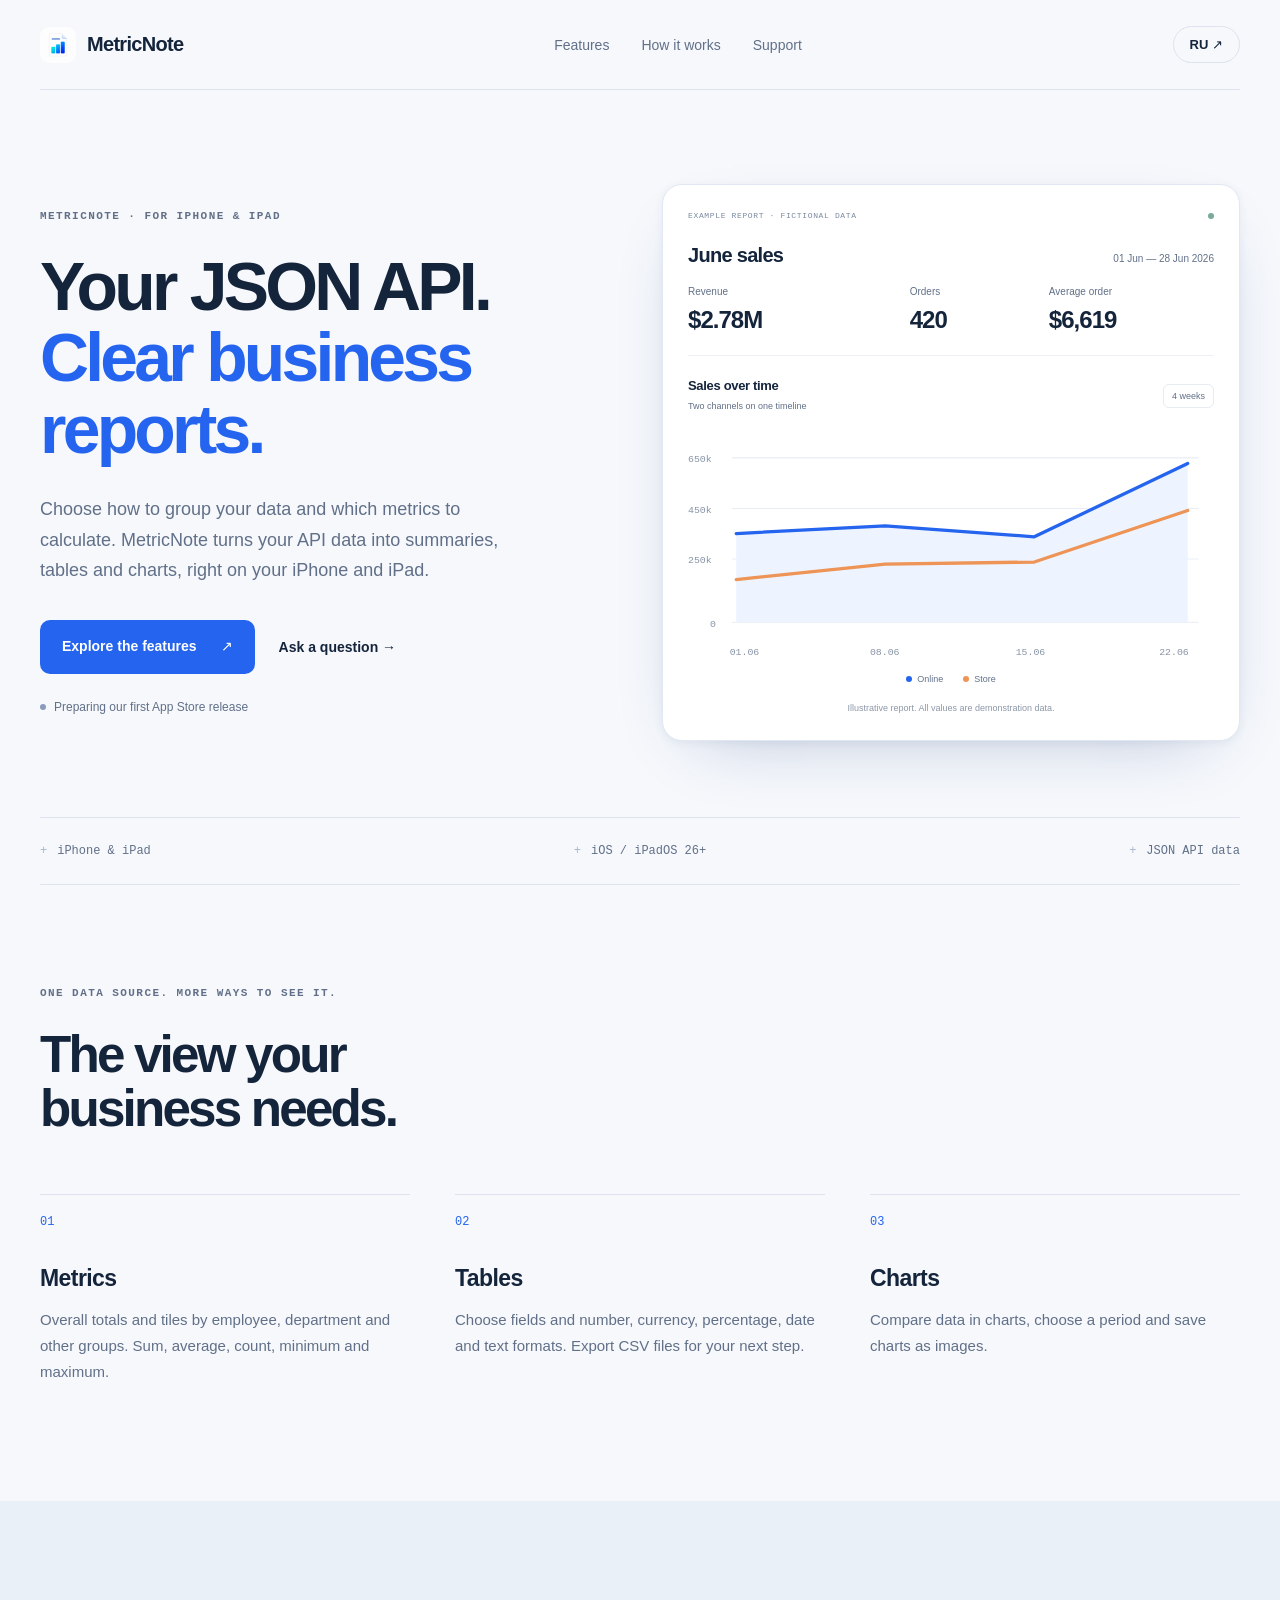
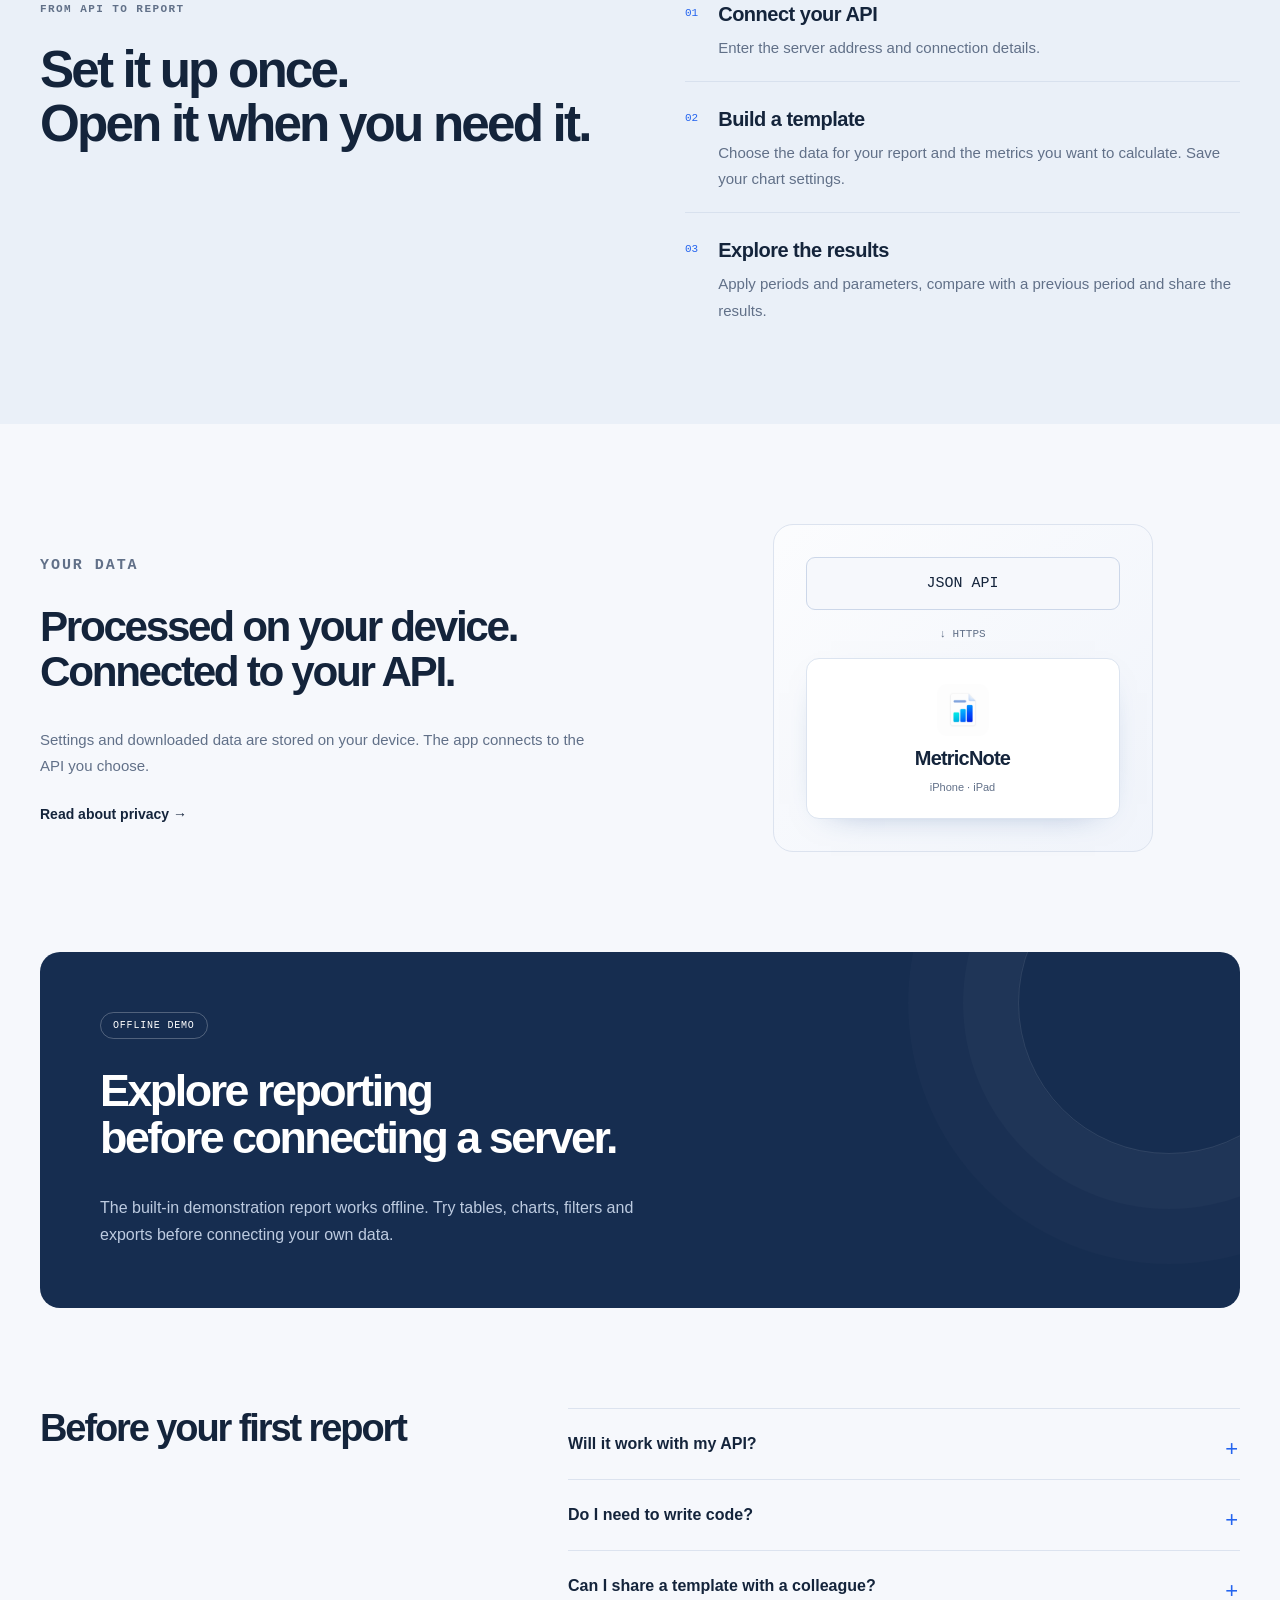
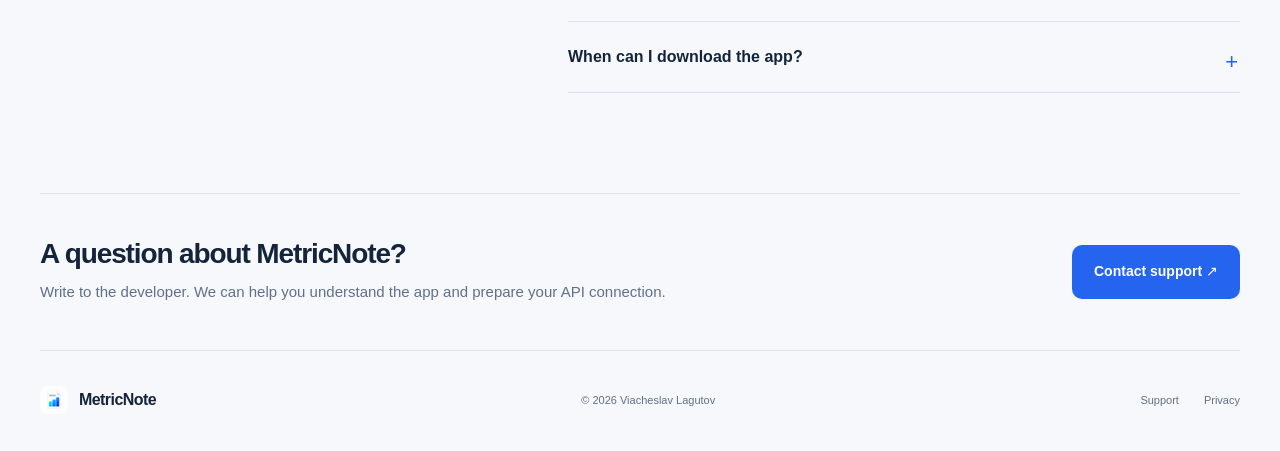
<file: index.html>
<!doctype html>
<html lang="en">
<head>
<meta charset="utf-8">
<meta name="viewport" content="width=device-width, initial-scale=1">
<meta name="color-scheme" content="light dark">
<title>MetricNote — Clear reports from your API</title>
<meta name="description" content="MetricNote brings JSON API business reports to iPhone and iPad. Metrics, tables, charts and portable templates.">
<meta property="og:title" content="MetricNote — Clear reports from your API">
<meta property="og:description" content="MetricNote brings JSON API business reports to iPhone and iPad. Metrics, tables, charts and portable templates.">
<meta property="og:type" content="website">
<meta name="theme-color" content="#f6f8fc">
<link rel="icon" href="assets/app-icon.png" type="image/png">
<link rel="stylesheet" href="assets/site.css">
</head>
<body>
<a class="skip-link" href="#main">Skip to content</a>
<header class="site-header wrap">
<a class="brand" href="./" aria-label="MetricNote">
<img src="assets/app-icon.png" width="36" height="36" alt="">
<span>MetricNote</span>
</a>
<nav aria-label="Main navigation">
<a href="./#features">Features</a>
<a href="./#how">How it works</a>
<a href="support/">Support</a>
</nav>
<a class="language" href="ru/" lang="ru" hreflang="ru">RU<span aria-hidden="true"> ↗</span>
</a>
</header>
<main id="main">
<section class="hero wrap">
<div class="hero-copy">
<p class="eyebrow">METRICNOTE · FOR IPHONE & IPAD</p>
<h1>Your JSON API.<br>
<span>Clear business reports.</span>
</h1>
<p class="lead">Choose how to group your data and which metrics to calculate. MetricNote turns your API data into summaries, tables and charts, right on your iPhone and iPad.</p>
<div class="hero-actions">
<a class="button" href="#features">Explore the features <span aria-hidden="true">↗</span>
</a>
<a class="text-link" href="mailto:lagutoff45@gmail.com?subject=MetricNote%3A%20question">Ask a question <span aria-hidden="true">→</span>
</a>
</div>
<p class="release-status">
<span>
</span>Preparing our first App Store release</p>
</div>
<div class="report-preview">
<div class="preview-top">
<span class="tiny-label">EXAMPLE REPORT · FICTIONAL DATA</span>
<span class="status-dot" aria-hidden="true">
</span>
</div>
<div class="report-heading">
<h2>June sales</h2>
<span>01 Jun — 28 Jun 2026</span>
</div>
<div class="kpis">
<div>
<span>Revenue</span>
<strong>$2.78M</strong>
</div>
<div>
<span>Orders</span>
<strong>420</strong>
</div>
<div>
<span>Average order</span>
<strong>$6,619</strong>
</div>
</div>
<div class="chart-heading">
<div>
<h3>Sales over time</h3>
<p>Two channels on one timeline</p>
</div>
<span class="period-chip">4 weeks</span>
</div>
<svg viewBox="0 0 480 210" role="img" aria-labelledby="chart-title">
<title id="chart-title">Online: 350000, 380000, 340000, 630000. Store: 170000, 230000, 240000, 440000.</title>
<g class="grid">
<path d="M40 20H466M40 66.15H466M40 112.31H466M40 170H466"/>
</g>
<g class="chart-axis">
<text x="0" y="24">650k</text>
<text x="0" y="70.15">450k</text>
<text x="0" y="116.31">250k</text>
<text x="20" y="174">0</text>
<text x="38" y="200">01.06</text>
<text x="166" y="200">08.06</text>
<text x="299" y="200">15.06</text>
<text x="430" y="200">22.06</text>
</g>
<path class="chart-area" d="M44 89L180 82L316 92L456 25V170H44Z"/>
<path class="chart-line blue" d="M44 89L180 82L316 92L456 25"/>
<path class="chart-line orange" d="M44 131L180 117L316 115L456 68"/>
</svg>
<div class="legend">
<span>
<i class="dot blue-dot">
</i>Online</span>
<span>
<i class="dot orange-dot">
</i>Store</span>
</div>
<p class="preview-caption">Illustrative report. All values are demonstration data.</p>
</div>
</section>
<div class="compatibility wrap">
<span>iPhone & iPad</span>
<span>iOS / iPadOS 26+</span>
<span>JSON API data</span>
</div>
<section id="features" class="section wrap">
<p class="eyebrow">ONE DATA SOURCE. MORE WAYS TO SEE IT.</p>
<h2>The view your<br>business needs.</h2>
<div class="features">
<article class="feature">
<span class="number">01</span>
<h3>Metrics</h3>
<p>Overall totals and tiles by employee, department and other groups. Sum, average, count, minimum and maximum.</p>
</article>
<article class="feature">
<span class="number">02</span>
<h3>Tables</h3>
<p>Choose fields and number, currency, percentage, date and text formats. Export CSV files for your next step.</p>
</article>
<article class="feature">
<span class="number">03</span>
<h3>Charts</h3>
<p>Compare data in charts, choose a period and save charts as images.</p>
</article>
</div>
</section>
<section id="how" class="how section">
<div class="wrap two-columns">
<div>
<p class="eyebrow">FROM API TO REPORT</p>
<h2>Set it up once.<br>Open it when you need it.</h2>
</div>
<ol class="steps">
<li>
<span class="step-number">01</span>
<div>
<h3>Connect your API</h3>
<p>Enter the server address and connection details.</p>
</div>
</li>
<li>
<span class="step-number">02</span>
<div>
<h3>Build a template</h3>
<p>Choose the data for your report and the metrics you want to calculate. Save your chart settings.</p>
</div>
</li>
<li>
<span class="step-number">03</span>
<div>
<h3>Explore the results</h3>
<p>Apply periods and parameters, compare with a previous period and share the results.</p>
</div>
</li>
</ol>
</div>
</section>
<section class="section wrap two-columns privacy-teaser">
<div>
<p class="eyebrow">YOUR DATA</p>
<h2>Processed on your device.<br>Connected to your API.</h2>
<p>Settings and downloaded data are stored on your device. The app connects to the API you choose.</p>
<a class="text-link" href="privacy/">Read about privacy →</a>
</div>
<div class="data-diagram" aria-hidden="true">
<div class="diagram-box">JSON API</div>
<div class="diagram-connector">↓ HTTPS</div>
<div class="diagram-device">
<img src="assets/app-icon.png" width="52" height="52" alt="">
<strong>MetricNote</strong>
<span>iPhone · iPad</span>
</div>
</div>
</section>
<section class="demo-callout wrap">
<span class="demo-badge">OFFLINE DEMO</span>
<h2>Explore reporting<br>before connecting a server.</h2>
<p>The built-in demonstration report works offline. Try tables, charts, filters and exports before connecting your own data.</p>
</section>
<section class="section wrap faq">
<h2>Before your first report</h2>
<div>
<details>
<summary>Will it work with my API?</summary>
<p>MetricNote works with compatible JSON APIs. You need the server address and access to the data. Available filters and loading options depend on your API.</p>
</details>
<details>
<summary>Do I need to write code?</summary>
<p>You can configure reports in the app without writing code. Connecting may require information about your API or help from a specialist.</p>
</details>
<details>
<summary>Can I share a template with a colleague?</summary>
<p>Yes. The file includes connection settings, fields and chart preferences. Saved credentials, custom headers and URL parameter values are excluded. Check names and paths before sharing.</p>
</details>
<details>
<summary>When can I download the app?</summary>
<p>We are preparing the first release. A publication date has not been announced. This page will be updated when MetricNote is available on the App Store.</p>
</details>
</div>
</section>
<section class="contact wrap">
<div>
<h2>A question about MetricNote?</h2>
<p>Write to the developer. We can help you understand the app and prepare your API connection.</p>
</div>
<a class="button" href="mailto:lagutoff45@gmail.com?subject=MetricNote%3A%20question">Contact support ↗</a>
</section>
</main>
<footer class="site-footer wrap">
<a class="brand" href="./">
<img src="assets/app-icon.png" width="28" height="28" alt="">
<span>MetricNote</span>
</a>
<span>© 2026 Viacheslav Lagutov</span>
<div>
<a href="support/">Support</a>
<a href="privacy/">Privacy</a>
</div>
</footer>
</body>
</html>
</file>
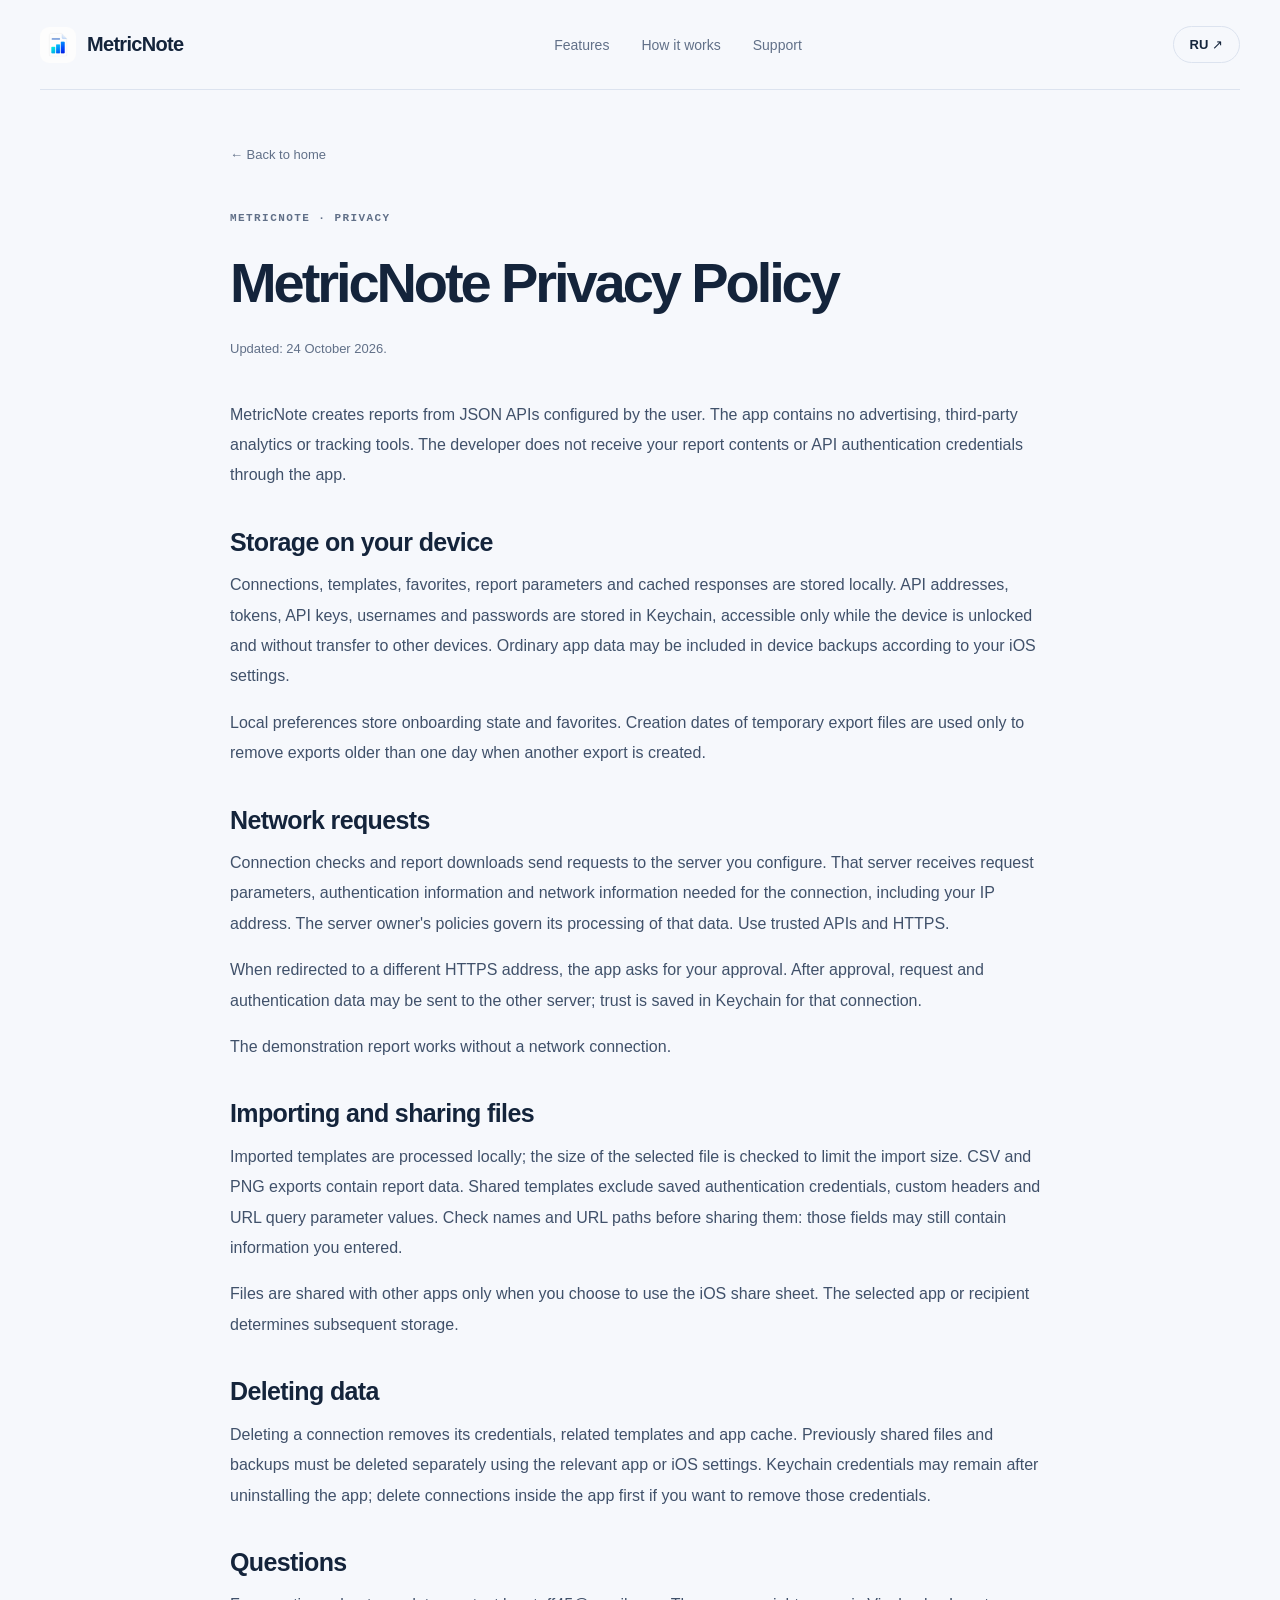
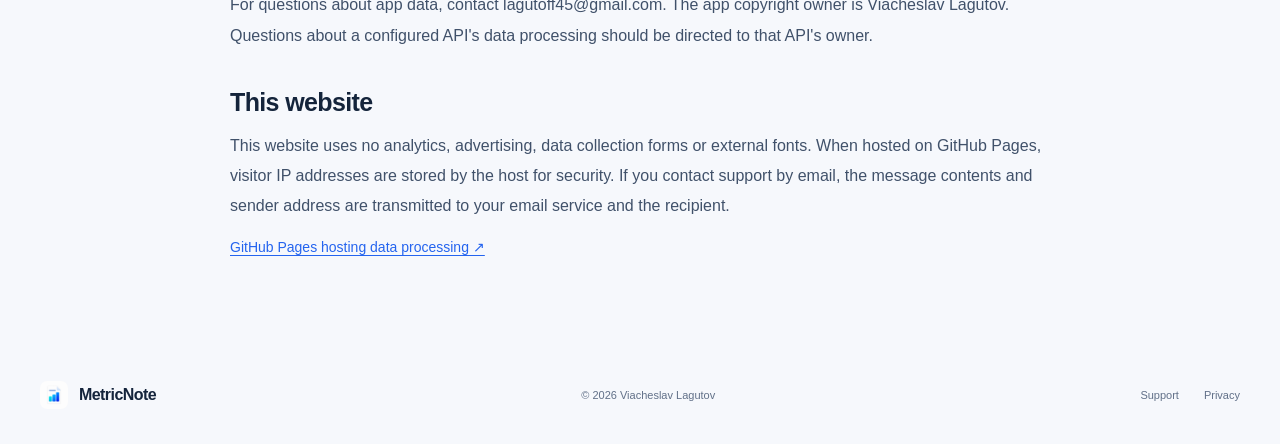
<file: privacy/index.html>
<!doctype html>
<html lang="en">
<head>
<meta charset="utf-8">
<meta name="viewport" content="width=device-width, initial-scale=1">
<meta name="color-scheme" content="light dark">
<title>MetricNote Privacy Policy</title>
<meta name="description" content="MetricNote brings JSON API business reports to iPhone and iPad. Metrics, tables, charts and portable templates.">
<meta property="og:title" content="MetricNote Privacy Policy">
<meta property="og:description" content="MetricNote brings JSON API business reports to iPhone and iPad. Metrics, tables, charts and portable templates.">
<meta property="og:type" content="website">
<meta name="theme-color" content="#f6f8fc">
<link rel="icon" href="../assets/app-icon.png" type="image/png">
<link rel="stylesheet" href="../assets/site.css">
</head>
<body>
<a class="skip-link" href="#main">Skip to content</a>
<header class="site-header wrap">
<a class="brand" href="../" aria-label="MetricNote">
<img src="../assets/app-icon.png" width="36" height="36" alt="">
<span>MetricNote</span>
</a>
<nav aria-label="Main navigation">
<a href="../#features">Features</a>
<a href="../#how">How it works</a>
<a href="../support/">Support</a>
</nav>
<a class="language" href="../ru/privacy/" lang="ru" hreflang="ru">RU<span aria-hidden="true"> ↗</span>
</a>
</header>
<main id="main" class="document policy wrap">
<a class="back-link" href="../">← Back to home</a>
<p class="eyebrow">METRICNOTE · PRIVACY</p>
<h1>MetricNote Privacy Policy</h1>
<p class="updated">Updated: 24 October 2026.</p>
<p>MetricNote creates reports from JSON APIs configured by the user. The app contains no advertising, third-party analytics or tracking tools. The developer does not receive your report contents or API authentication credentials through the app.</p>
<section>
<h2>Storage on your device</h2>
<p>Connections, templates, favorites, report parameters and cached responses are stored locally. API addresses, tokens, API keys, usernames and passwords are stored in Keychain, accessible only while the device is unlocked and without transfer to other devices. Ordinary app data may be included in device backups according to your iOS settings.</p>
<p>Local preferences store onboarding state and favorites. Creation dates of temporary export files are used only to remove exports older than one day when another export is created.</p>
</section>
<section>
<h2>Network requests</h2>
<p>Connection checks and report downloads send requests to the server you configure. That server receives request parameters, authentication information and network information needed for the connection, including your IP address. The server owner&#x27;s policies govern its processing of that data. Use trusted APIs and HTTPS.</p>
<p>When redirected to a different HTTPS address, the app asks for your approval. After approval, request and authentication data may be sent to the other server; trust is saved in Keychain for that connection.</p>
<p>The demonstration report works without a network connection.</p>
</section>
<section>
<h2>Importing and sharing files</h2>
<p>Imported templates are processed locally; the size of the selected file is checked to limit the import size. CSV and PNG exports contain report data. Shared templates exclude saved authentication credentials, custom headers and URL query parameter values. Check names and URL paths before sharing them: those fields may still contain information you entered.</p>
<p>Files are shared with other apps only when you choose to use the iOS share sheet. The selected app or recipient determines subsequent storage.</p>
</section>
<section>
<h2>Deleting data</h2>
<p>Deleting a connection removes its credentials, related templates and app cache. Previously shared files and backups must be deleted separately using the relevant app or iOS settings. Keychain credentials may remain after uninstalling the app; delete connections inside the app first if you want to remove those credentials.</p>
</section>
<section>
<h2>Questions</h2>
<p>For questions about app data, contact lagutoff45@gmail.com. The app copyright owner is Viacheslav Lagutov. Questions about a configured API&#x27;s data processing should be directed to that API&#x27;s owner.</p>
</section>
<section>
<h2>This website</h2>
<p>This website uses no analytics, advertising, data collection forms or external fonts. When hosted on GitHub Pages, visitor IP addresses are stored by the host for security. If you contact support by email, the message contents and sender address are transmitted to your email service and the recipient.</p>
<a href="https://docs.github.com/en/pages/getting-started-with-github-pages/what-is-github-pages#data-collection">GitHub Pages hosting data processing ↗</a>
</section>
</main>
<footer class="site-footer wrap">
<a class="brand" href="../">
<img src="../assets/app-icon.png" width="28" height="28" alt="">
<span>MetricNote</span>
</a>
<span>© 2026 Viacheslav Lagutov</span>
<div>
<a href="../support/">Support</a>
<a href="./">Privacy</a>
</div>
</footer>
</body>
</html>
</file>
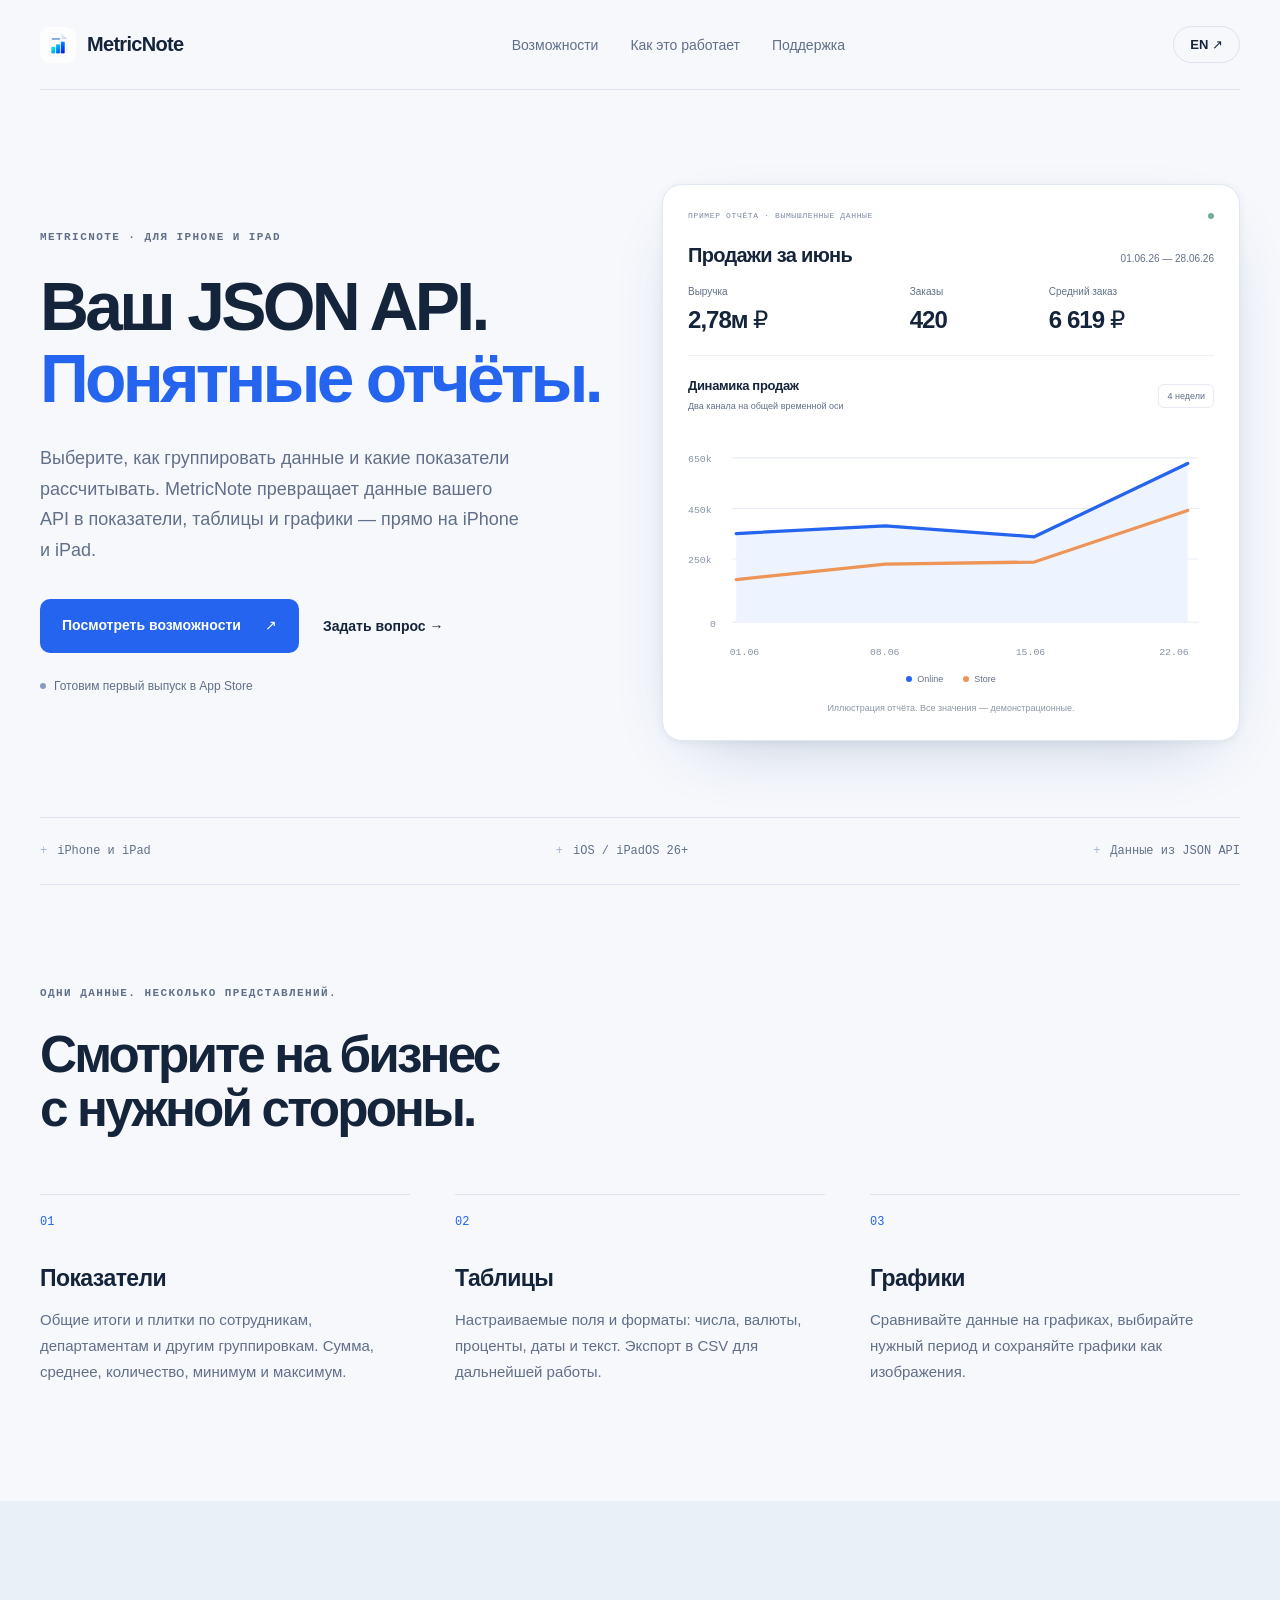
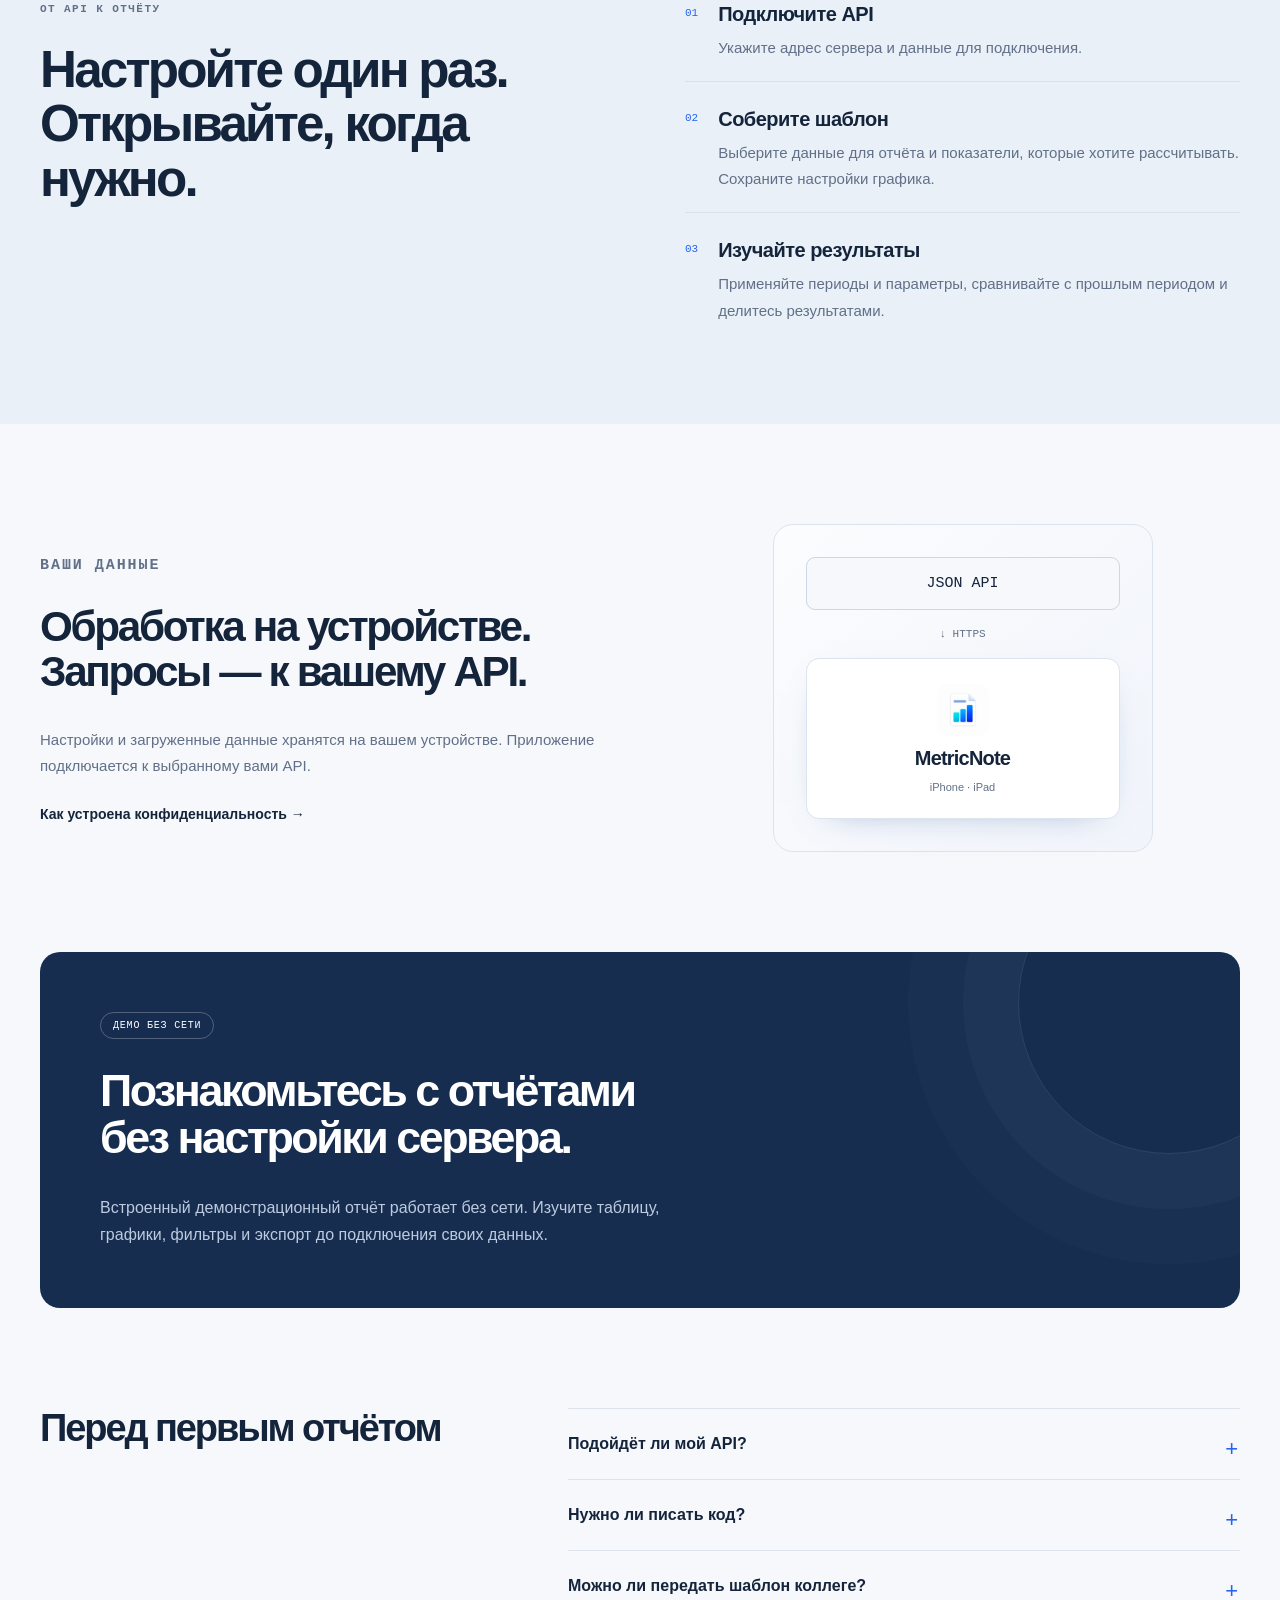
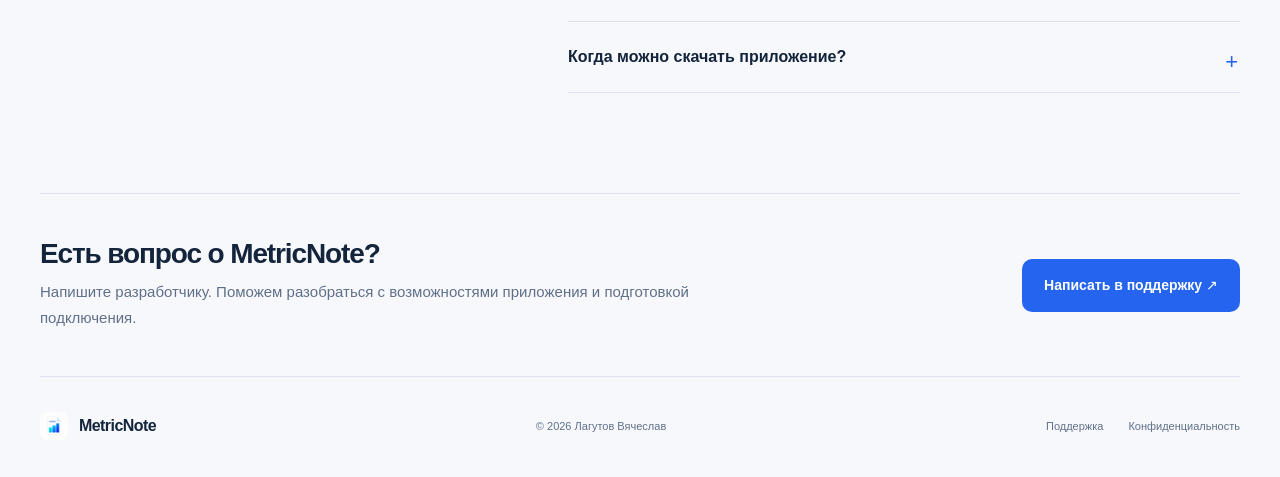
<file: ru/index.html>
<!doctype html>
<html lang="ru">
<head>
<meta charset="utf-8">
<meta name="viewport" content="width=device-width, initial-scale=1">
<meta name="color-scheme" content="light dark">
<title>MetricNote — Понятные отчёты из вашего API</title>
<meta name="description" content="MetricNote — отчёты из JSON API на iPhone и iPad. Показатели, таблицы, графики и обмен шаблонами.">
<meta property="og:title" content="MetricNote — Понятные отчёты из вашего API">
<meta property="og:description" content="MetricNote — отчёты из JSON API на iPhone и iPad. Показатели, таблицы, графики и обмен шаблонами.">
<meta property="og:type" content="website">
<meta name="theme-color" content="#f6f8fc">
<link rel="icon" href="../assets/app-icon.png" type="image/png">
<link rel="stylesheet" href="../assets/site.css">
</head>
<body>
<a class="skip-link" href="#main">К содержимому</a>
<header class="site-header wrap">
<a class="brand" href="./" aria-label="MetricNote">
<img src="../assets/app-icon.png" width="36" height="36" alt="">
<span>MetricNote</span>
</a>
<nav aria-label="Основная навигация">
<a href="./#features">Возможности</a>
<a href="./#how">Как это работает</a>
<a href="support/">Поддержка</a>
</nav>
<a class="language" href="../" lang="en" hreflang="en">EN<span aria-hidden="true"> ↗</span>
</a>
</header>
<main id="main">
<section class="hero wrap">
<div class="hero-copy">
<p class="eyebrow">METRICNOTE · ДЛЯ IPHONE И IPAD</p>
<h1>Ваш JSON API.<br>
<span>Понятные отчёты.</span>
</h1>
<p class="lead">Выберите, как группировать данные и какие показатели рассчитывать. MetricNote превращает данные вашего API в показатели, таблицы и графики — прямо на iPhone и iPad.</p>
<div class="hero-actions">
<a class="button" href="#features">Посмотреть возможности <span aria-hidden="true">↗</span>
</a>
<a class="text-link" href="mailto:lagutoff45@gmail.com?subject=MetricNote%3A%20%D0%92%D0%BE%D0%BF%D1%80%D0%BE%D1%81">Задать вопрос <span aria-hidden="true">→</span>
</a>
</div>
<p class="release-status">
<span>
</span>Готовим первый выпуск в App Store</p>
</div>
<div class="report-preview">
<div class="preview-top">
<span class="tiny-label">ПРИМЕР ОТЧЁТА · ВЫМЫШЛЕННЫЕ ДАННЫЕ</span>
<span class="status-dot" aria-hidden="true">
</span>
</div>
<div class="report-heading">
<h2>Продажи за июнь</h2>
<span>01.06.26 — 28.06.26</span>
</div>
<div class="kpis">
<div>
<span>Выручка</span>
<strong>2,78м ₽</strong>
</div>
<div>
<span>Заказы</span>
<strong>420</strong>
</div>
<div>
<span>Средний заказ</span>
<strong>6 619 ₽</strong>
</div>
</div>
<div class="chart-heading">
<div>
<h3>Динамика продаж</h3>
<p>Два канала на общей временной оси</p>
</div>
<span class="period-chip">4 недели</span>
</div>
<svg viewBox="0 0 480 210" role="img" aria-labelledby="chart-title">
<title id="chart-title">Online: 350000, 380000, 340000, 630000. Store: 170000, 230000, 240000, 440000.</title>
<g class="grid">
<path d="M40 20H466M40 66.15H466M40 112.31H466M40 170H466"/>
</g>
<g class="chart-axis">
<text x="0" y="24">650k</text>
<text x="0" y="70.15">450k</text>
<text x="0" y="116.31">250k</text>
<text x="20" y="174">0</text>
<text x="38" y="200">01.06</text>
<text x="166" y="200">08.06</text>
<text x="299" y="200">15.06</text>
<text x="430" y="200">22.06</text>
</g>
<path class="chart-area" d="M44 89L180 82L316 92L456 25V170H44Z"/>
<path class="chart-line blue" d="M44 89L180 82L316 92L456 25"/>
<path class="chart-line orange" d="M44 131L180 117L316 115L456 68"/>
</svg>
<div class="legend">
<span>
<i class="dot blue-dot">
</i>Online</span>
<span>
<i class="dot orange-dot">
</i>Store</span>
</div>
<p class="preview-caption">Иллюстрация отчёта. Все значения — демонстрационные.</p>
</div>
</section>
<div class="compatibility wrap">
<span>iPhone и iPad</span>
<span>iOS / iPadOS 26+</span>
<span>Данные из JSON API</span>
</div>
<section id="features" class="section wrap">
<p class="eyebrow">ОДНИ ДАННЫЕ. НЕСКОЛЬКО ПРЕДСТАВЛЕНИЙ.</p>
<h2>Смотрите на бизнес<br>с нужной стороны.</h2>
<div class="features">
<article class="feature">
<span class="number">01</span>
<h3>Показатели</h3>
<p>Общие итоги и плитки по сотрудникам, департаментам и другим группировкам. Сумма, среднее, количество, минимум и максимум.</p>
</article>
<article class="feature">
<span class="number">02</span>
<h3>Таблицы</h3>
<p>Настраиваемые поля и форматы: числа, валюты, проценты, даты и текст. Экспорт в CSV для дальнейшей работы.</p>
</article>
<article class="feature">
<span class="number">03</span>
<h3>Графики</h3>
<p>Сравнивайте данные на графиках, выбирайте нужный период и сохраняйте графики как изображения.</p>
</article>
</div>
</section>
<section id="how" class="how section">
<div class="wrap two-columns">
<div>
<p class="eyebrow">ОТ API К ОТЧЁТУ</p>
<h2>Настройте один раз.<br>Открывайте, когда нужно.</h2>
</div>
<ol class="steps">
<li>
<span class="step-number">01</span>
<div>
<h3>Подключите API</h3>
<p>Укажите адрес сервера и данные для подключения.</p>
</div>
</li>
<li>
<span class="step-number">02</span>
<div>
<h3>Соберите шаблон</h3>
<p>Выберите данные для отчёта и показатели, которые хотите рассчитывать. Сохраните настройки графика.</p>
</div>
</li>
<li>
<span class="step-number">03</span>
<div>
<h3>Изучайте результаты</h3>
<p>Применяйте периоды и параметры, сравнивайте с прошлым периодом и делитесь результатами.</p>
</div>
</li>
</ol>
</div>
</section>
<section class="section wrap two-columns privacy-teaser">
<div>
<p class="eyebrow">ВАШИ ДАННЫЕ</p>
<h2>Обработка на устройстве.<br>Запросы — к вашему API.</h2>
<p>Настройки и загруженные данные хранятся на вашем устройстве. Приложение подключается к выбранному вами API.</p>
<a class="text-link" href="privacy/">Как устроена конфиденциальность →</a>
</div>
<div class="data-diagram" aria-hidden="true">
<div class="diagram-box">JSON API</div>
<div class="diagram-connector">↓ HTTPS</div>
<div class="diagram-device">
<img src="../assets/app-icon.png" width="52" height="52" alt="">
<strong>MetricNote</strong>
<span>iPhone · iPad</span>
</div>
</div>
</section>
<section class="demo-callout wrap">
<span class="demo-badge">ДЕМО БЕЗ СЕТИ</span>
<h2>Познакомьтесь с отчётами<br>без настройки сервера.</h2>
<p>Встроенный демонстрационный отчёт работает без сети. Изучите таблицу, графики, фильтры и экспорт до подключения своих данных.</p>
</section>
<section class="section wrap faq">
<h2>Перед первым отчётом</h2>
<div>
<details>
<summary>Подойдёт ли мой API?</summary>
<p>MetricNote работает с совместимыми JSON API. Вам понадобятся адрес сервера и доступ к данным. Доступные фильтры и способы загрузки зависят от вашего API.</p>
</details>
<details>
<summary>Нужно ли писать код?</summary>
<p>Отчёты настраиваются в приложении без написания кода. Для подключения может понадобиться информация о вашем API или помощь специалиста.</p>
</details>
<details>
<summary>Можно ли передать шаблон коллеге?</summary>
<p>Да. В файл входят настройки подключения, поля и настройки графика. Сохранённые данные авторизации, пользовательские заголовки и значения параметров URL исключаются. Перед передачей проверьте имена и пути.</p>
</details>
<details>
<summary>Когда можно скачать приложение?</summary>
<p>Мы готовим первый выпуск. Дата публикации пока не объявлена. Эта страница будет обновлена после выхода в App Store.</p>
</details>
</div>
</section>
<section class="contact wrap">
<div>
<h2>Есть вопрос о MetricNote?</h2>
<p>Напишите разработчику. Поможем разобраться с возможностями приложения и подготовкой подключения.</p>
</div>
<a class="button" href="mailto:lagutoff45@gmail.com?subject=MetricNote%3A%20%D0%92%D0%BE%D0%BF%D1%80%D0%BE%D1%81">Написать в поддержку ↗</a>
</section>
</main>
<footer class="site-footer wrap">
<a class="brand" href="./">
<img src="../assets/app-icon.png" width="28" height="28" alt="">
<span>MetricNote</span>
</a>
<span>© 2026 Лагутов Вячеслав</span>
<div>
<a href="support/">Поддержка</a>
<a href="privacy/">Конфиденциальность</a>
</div>
</footer>
</body>
</html>
</file>
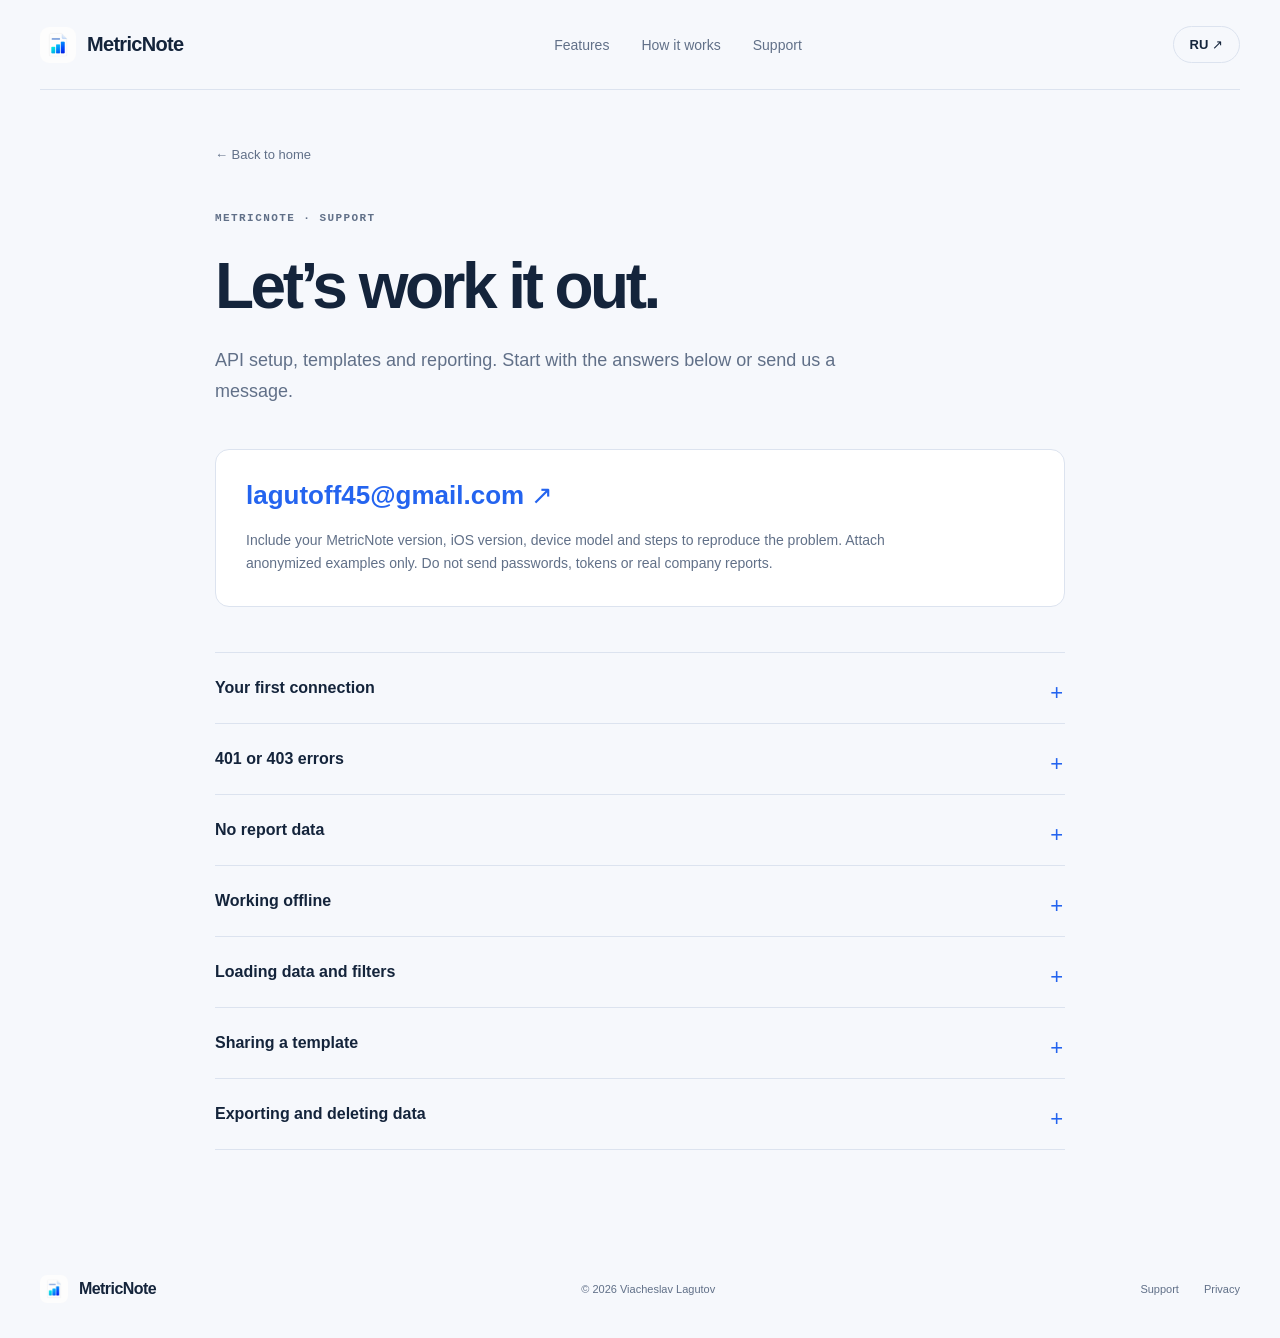
<file: support/index.html>
<!doctype html>
<html lang="en">
<head>
<meta charset="utf-8">
<meta name="viewport" content="width=device-width, initial-scale=1">
<meta name="color-scheme" content="light dark">
<title>MetricNote — Support</title>
<meta name="description" content="MetricNote brings JSON API business reports to iPhone and iPad. Metrics, tables, charts and portable templates.">
<meta property="og:title" content="MetricNote — Support">
<meta property="og:description" content="MetricNote brings JSON API business reports to iPhone and iPad. Metrics, tables, charts and portable templates.">
<meta property="og:type" content="website">
<meta name="theme-color" content="#f6f8fc">
<link rel="icon" href="../assets/app-icon.png" type="image/png">
<link rel="stylesheet" href="../assets/site.css">
</head>
<body>
<a class="skip-link" href="#main">Skip to content</a>
<header class="site-header wrap">
<a class="brand" href="../" aria-label="MetricNote">
<img src="../assets/app-icon.png" width="36" height="36" alt="">
<span>MetricNote</span>
</a>
<nav aria-label="Main navigation">
<a href="../#features">Features</a>
<a href="../#how">How it works</a>
<a href="./">Support</a>
</nav>
<a class="language" href="../ru/support/" lang="ru" hreflang="ru">RU<span aria-hidden="true"> ↗</span>
</a>
</header>
<main id="main" class="document wrap">
<a class="back-link" href="../">← Back to home</a>
<p class="eyebrow">METRICNOTE · SUPPORT</p>
<h1>Let’s work it out.</h1>
<p class="lead">API setup, templates and reporting. Start with the answers below or send us a message.</p>
<div class="support-contact">
<a href="mailto:lagutoff45@gmail.com?subject=MetricNote%3A%20question">lagutoff45@gmail.com ↗</a>
<p>Include your MetricNote version, iOS version, device model and steps to reproduce the problem. Attach anonymized examples only. Do not send passwords, tokens or real company reports.</p>
</div>
<div class="support-faq">
<details>
<summary>Your first connection</summary>
<p>Add a connection: enter the server address, data path, request method and sign-in details. Create a template and choose the data for your report. Ask the specialist responsible for your API if you need help.</p>
</details>
<details>
<summary>401 or 403 errors</summary>
<p>Check credentials and access rights with the API owner. App support does not ask for your passwords or tokens.</p>
</details>
<details>
<summary>No report data</summary>
<p>Check the period, parameters, JSON array path and server availability. An empty array, an incorrect path and a network error are different situations.</p>
</details>
<details>
<summary>Working offline</summary>
<p>The demo works offline. Your own reports may use matching previously downloaded data; the first download requires a connection.</p>
</details>
<details>
<summary>Loading data and filters</summary>
<p>MetricNote can load data in pages. Loading options and available filters depend on your API.</p>
</details>
<details>
<summary>Sharing a template</summary>
<p>Share a template using the system share sheet. It contains report settings but excludes saved authentication credentials. Check names and paths before sharing: they may contain information you entered.</p>
</details>
<details>
<summary>Exporting and deleting data</summary>
<p>CSV contains table rows; PNG contains the chart. Deleting a connection removes its credentials, templates and cache. Shared files and backups must be removed separately.</p>
</details>
</div>
</main>
<footer class="site-footer wrap">
<a class="brand" href="../">
<img src="../assets/app-icon.png" width="28" height="28" alt="">
<span>MetricNote</span>
</a>
<span>© 2026 Viacheslav Lagutov</span>
<div>
<a href="./">Support</a>
<a href="../privacy/">Privacy</a>
</div>
</footer>
</body>
</html>
</file>
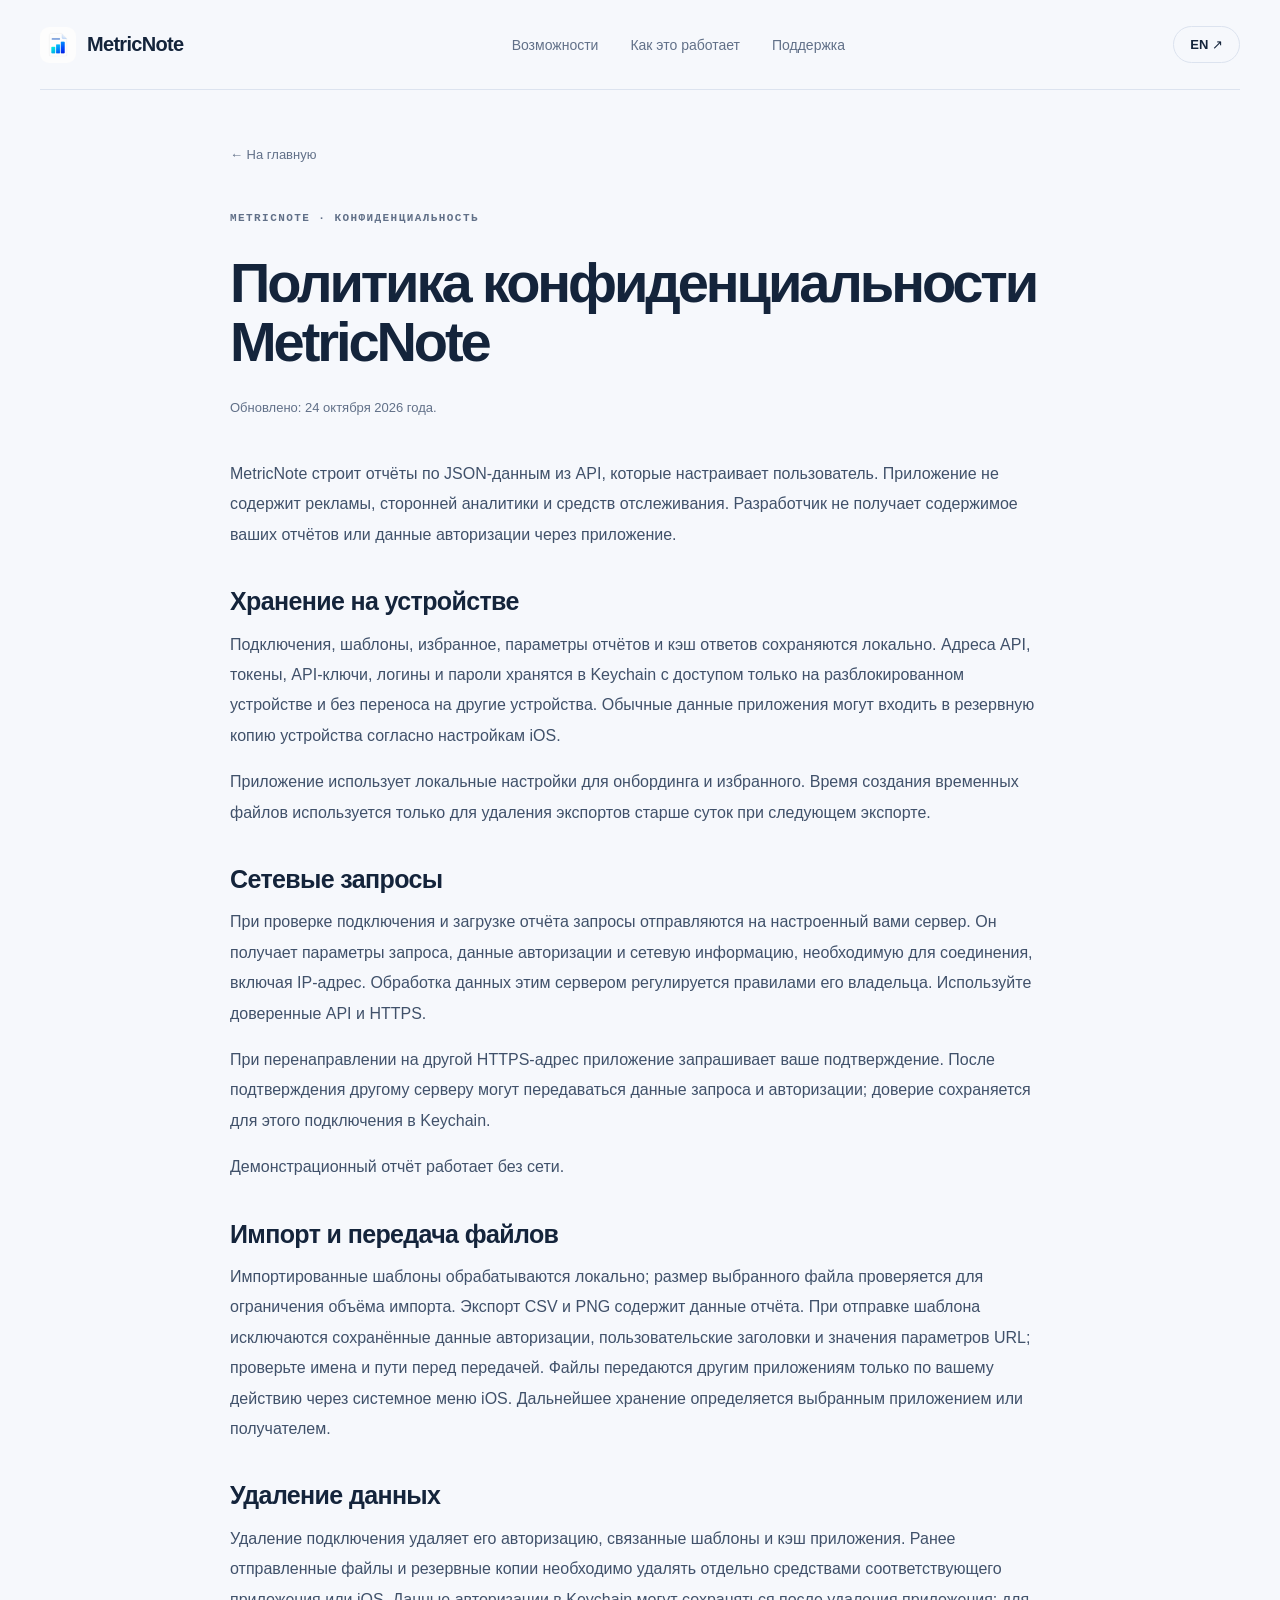
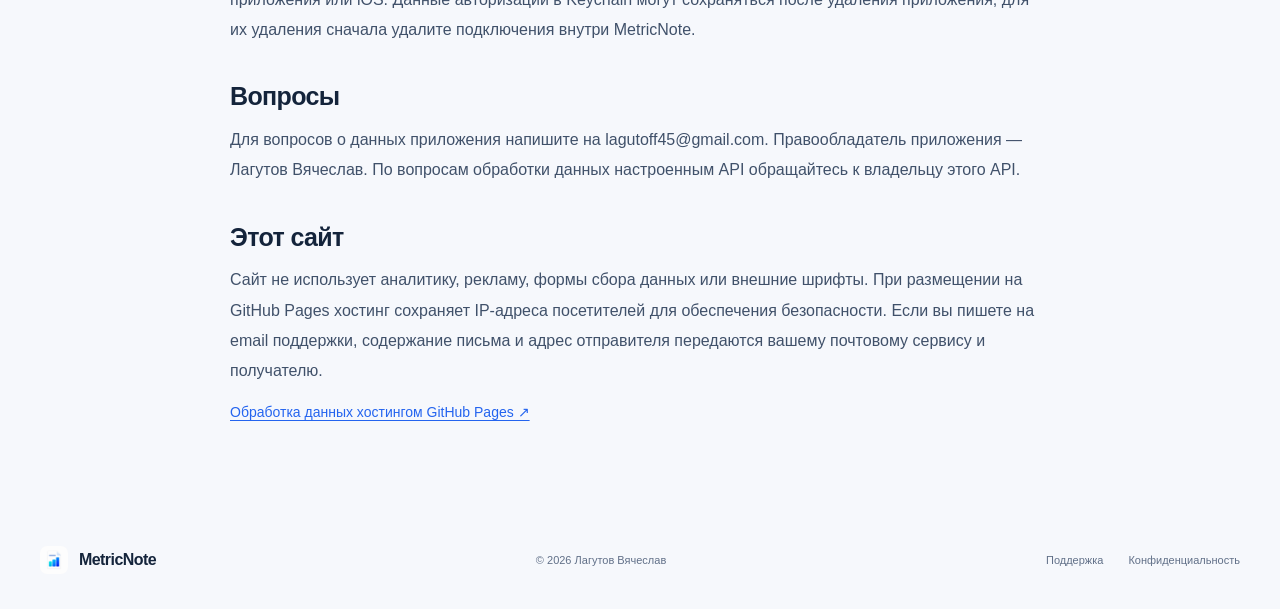
<file: ru/privacy/index.html>
<!doctype html>
<html lang="ru">
<head>
<meta charset="utf-8">
<meta name="viewport" content="width=device-width, initial-scale=1">
<meta name="color-scheme" content="light dark">
<title>Политика конфиденциальности MetricNote</title>
<meta name="description" content="MetricNote — отчёты из JSON API на iPhone и iPad. Показатели, таблицы, графики и обмен шаблонами.">
<meta property="og:title" content="Политика конфиденциальности MetricNote">
<meta property="og:description" content="MetricNote — отчёты из JSON API на iPhone и iPad. Показатели, таблицы, графики и обмен шаблонами.">
<meta property="og:type" content="website">
<meta name="theme-color" content="#f6f8fc">
<link rel="icon" href="../../assets/app-icon.png" type="image/png">
<link rel="stylesheet" href="../../assets/site.css">
</head>
<body>
<a class="skip-link" href="#main">К содержимому</a>
<header class="site-header wrap">
<a class="brand" href="../" aria-label="MetricNote">
<img src="../../assets/app-icon.png" width="36" height="36" alt="">
<span>MetricNote</span>
</a>
<nav aria-label="Основная навигация">
<a href="../#features">Возможности</a>
<a href="../#how">Как это работает</a>
<a href="../support/">Поддержка</a>
</nav>
<a class="language" href="../../privacy/" lang="en" hreflang="en">EN<span aria-hidden="true"> ↗</span>
</a>
</header>
<main id="main" class="document policy wrap">
<a class="back-link" href="../">← На главную</a>
<p class="eyebrow">METRICNOTE · КОНФИДЕНЦИАЛЬНОСТЬ</p>
<h1>Политика конфиденциальности MetricNote</h1>
<p class="updated">Обновлено: 24 октября 2026 года.</p>
<p>MetricNote строит отчёты по JSON-данным из API, которые настраивает пользователь. Приложение не содержит рекламы, сторонней аналитики и средств отслеживания. Разработчик не получает содержимое ваших отчётов или данные авторизации через приложение.</p>
<section>
<h2>Хранение на устройстве</h2>
<p>Подключения, шаблоны, избранное, параметры отчётов и кэш ответов сохраняются локально. Адреса API, токены, API-ключи, логины и пароли хранятся в Keychain с доступом только на разблокированном устройстве и без переноса на другие устройства. Обычные данные приложения могут входить в резервную копию устройства согласно настройкам iOS.</p>
<p>Приложение использует локальные настройки для онбординга и избранного. Время создания временных файлов используется только для удаления экспортов старше суток при следующем экспорте.</p>
</section>
<section>
<h2>Сетевые запросы</h2>
<p>При проверке подключения и загрузке отчёта запросы отправляются на настроенный вами сервер. Он получает параметры запроса, данные авторизации и сетевую информацию, необходимую для соединения, включая IP-адрес. Обработка данных этим сервером регулируется правилами его владельца. Используйте доверенные API и HTTPS.</p>
<p>При перенаправлении на другой HTTPS-адрес приложение запрашивает ваше подтверждение. После подтверждения другому серверу могут передаваться данные запроса и авторизации; доверие сохраняется для этого подключения в Keychain.</p>
<p>Демонстрационный отчёт работает без сети.</p>
</section>
<section>
<h2>Импорт и передача файлов</h2>
<p>Импортированные шаблоны обрабатываются локально; размер выбранного файла проверяется для ограничения объёма импорта. Экспорт CSV и PNG содержит данные отчёта. При отправке шаблона исключаются сохранённые данные авторизации, пользовательские заголовки и значения параметров URL; проверьте имена и пути перед передачей. Файлы передаются другим приложениям только по вашему действию через системное меню iOS. Дальнейшее хранение определяется выбранным приложением или получателем.</p>
</section>
<section>
<h2>Удаление данных</h2>
<p>Удаление подключения удаляет его авторизацию, связанные шаблоны и кэш приложения. Ранее отправленные файлы и резервные копии необходимо удалять отдельно средствами соответствующего приложения или iOS. Данные авторизации в Keychain могут сохраняться после удаления приложения; для их удаления сначала удалите подключения внутри MetricNote.</p>
</section>
<section>
<h2>Вопросы</h2>
<p>Для вопросов о данных приложения напишите на lagutoff45@gmail.com. Правообладатель приложения — Лагутов Вячеслав. По вопросам обработки данных настроенным API обращайтесь к владельцу этого API.</p>
</section>
<section>
<h2>Этот сайт</h2>
<p>Сайт не использует аналитику, рекламу, формы сбора данных или внешние шрифты. При размещении на GitHub Pages хостинг сохраняет IP-адреса посетителей для обеспечения безопасности. Если вы пишете на email поддержки, содержание письма и адрес отправителя передаются вашему почтовому сервису и получателю.</p>
<a href="https://docs.github.com/en/pages/getting-started-with-github-pages/what-is-github-pages#data-collection">Обработка данных хостингом GitHub Pages ↗</a>
</section>
</main>
<footer class="site-footer wrap">
<a class="brand" href="../">
<img src="../../assets/app-icon.png" width="28" height="28" alt="">
<span>MetricNote</span>
</a>
<span>© 2026 Лагутов Вячеслав</span>
<div>
<a href="../support/">Поддержка</a>
<a href="./">Конфиденциальность</a>
</div>
</footer>
</body>
</html>
</file>
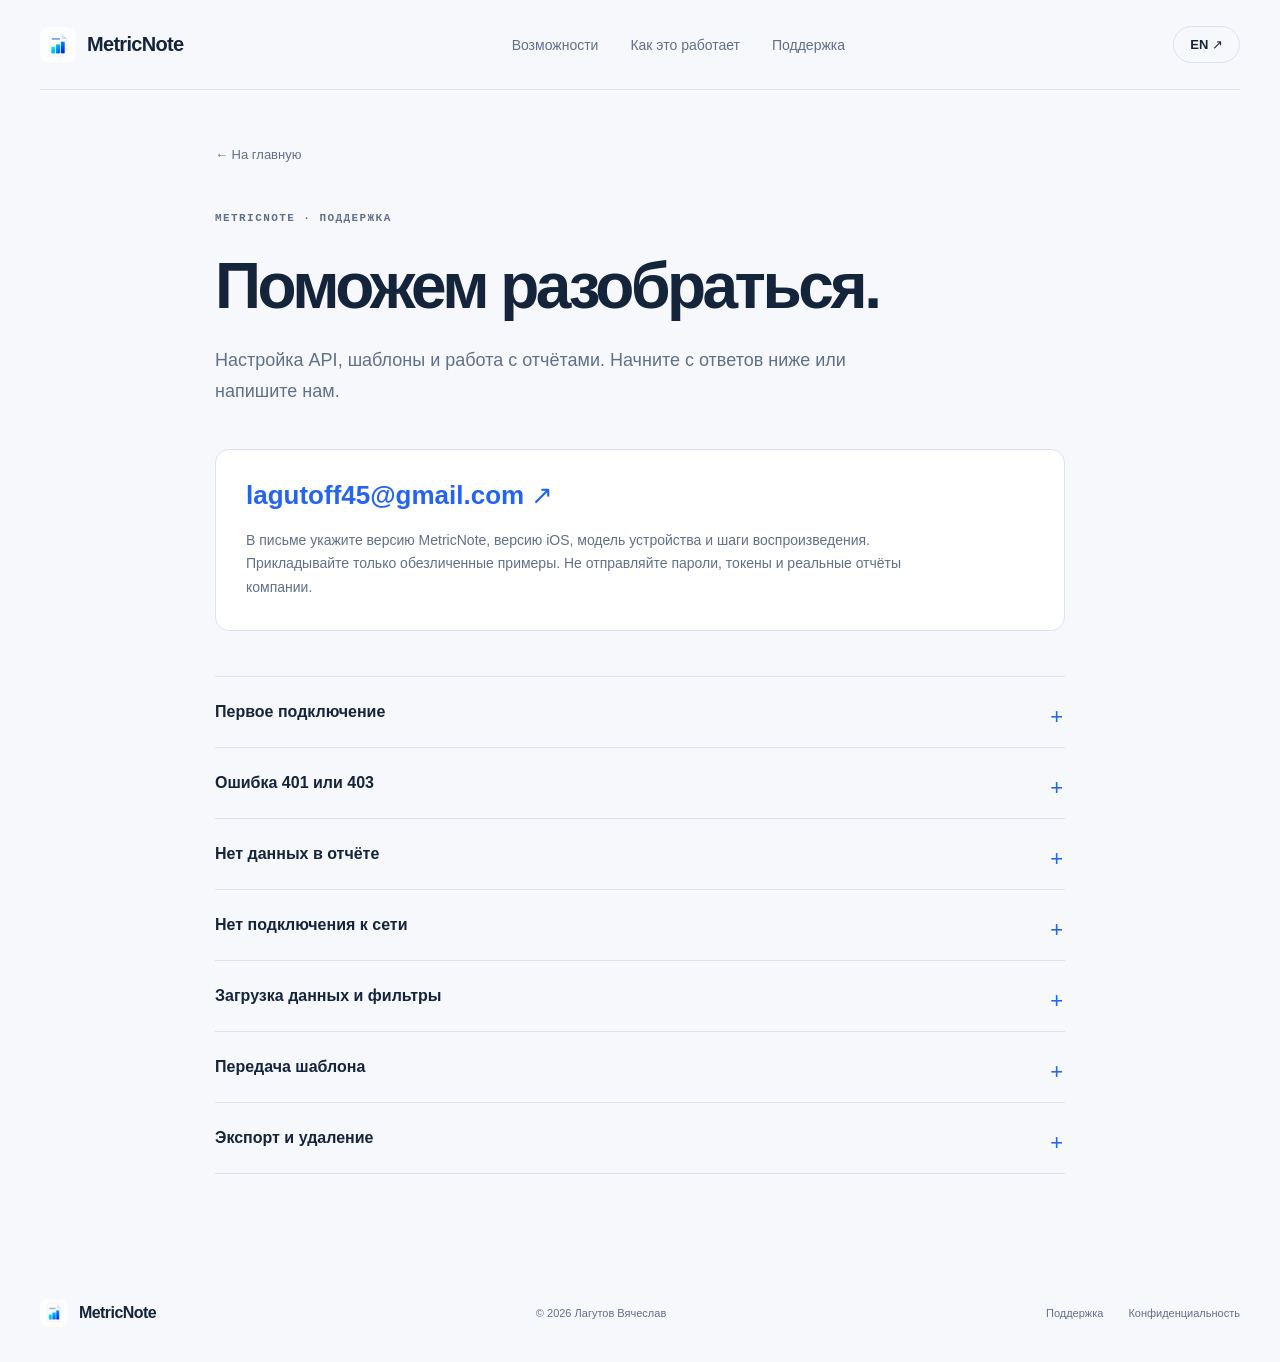
<file: ru/support/index.html>
<!doctype html>
<html lang="ru">
<head>
<meta charset="utf-8">
<meta name="viewport" content="width=device-width, initial-scale=1">
<meta name="color-scheme" content="light dark">
<title>MetricNote — Поддержка</title>
<meta name="description" content="MetricNote — отчёты из JSON API на iPhone и iPad. Показатели, таблицы, графики и обмен шаблонами.">
<meta property="og:title" content="MetricNote — Поддержка">
<meta property="og:description" content="MetricNote — отчёты из JSON API на iPhone и iPad. Показатели, таблицы, графики и обмен шаблонами.">
<meta property="og:type" content="website">
<meta name="theme-color" content="#f6f8fc">
<link rel="icon" href="../../assets/app-icon.png" type="image/png">
<link rel="stylesheet" href="../../assets/site.css">
</head>
<body>
<a class="skip-link" href="#main">К содержимому</a>
<header class="site-header wrap">
<a class="brand" href="../" aria-label="MetricNote">
<img src="../../assets/app-icon.png" width="36" height="36" alt="">
<span>MetricNote</span>
</a>
<nav aria-label="Основная навигация">
<a href="../#features">Возможности</a>
<a href="../#how">Как это работает</a>
<a href="./">Поддержка</a>
</nav>
<a class="language" href="../../support/" lang="en" hreflang="en">EN<span aria-hidden="true"> ↗</span>
</a>
</header>
<main id="main" class="document wrap">
<a class="back-link" href="../">← На главную</a>
<p class="eyebrow">METRICNOTE · ПОДДЕРЖКА</p>
<h1>Поможем разобраться.</h1>
<p class="lead">Настройка API, шаблоны и работа с отчётами. Начните с ответов ниже или напишите нам.</p>
<div class="support-contact">
<a href="mailto:lagutoff45@gmail.com?subject=MetricNote%3A%20%D0%92%D0%BE%D0%BF%D1%80%D0%BE%D1%81">lagutoff45@gmail.com ↗</a>
<p>В письме укажите версию MetricNote, версию iOS, модель устройства и шаги воспроизведения. Прикладывайте только обезличенные примеры. Не отправляйте пароли, токены и реальные отчёты компании.</p>
</div>
<div class="support-faq">
<details>
<summary>Первое подключение</summary>
<p>Добавьте подключение: укажите адрес сервера, путь к данным, метод запроса и данные для входа. Создайте шаблон и выберите данные для отчёта. При необходимости обратитесь к специалисту, который поддерживает ваш API.</p>
</details>
<details>
<summary>Ошибка 401 или 403</summary>
<p>Проверьте данные авторизации и права доступа у владельца API. Поддержка приложения не запрашивает ваши пароли или токены.</p>
</details>
<details>
<summary>Нет данных в отчёте</summary>
<p>Проверьте период, дополнительные параметры, путь к массиву и доступность сервера. Пустой массив, неверный путь и ошибка сети — разные ситуации.</p>
</details>
<details>
<summary>Нет подключения к сети</summary>
<p>Демо работает без сети. Для собственного отчёта могут использоваться подходящие ранее загруженные данные; первая загрузка требует соединения.</p>
</details>
<details>
<summary>Загрузка данных и фильтры</summary>
<p>MetricNote может загружать данные частями. Настройки загрузки и доступные фильтры зависят от вашего API.</p>
</details>
<details>
<summary>Передача шаблона</summary>
<p>Отправьте шаблон через меню общего доступа. Он содержит настройки отчёта, но не сохранённые данные авторизации. Перед отправкой проверьте названия и пути: они могут содержать введённую вами информацию.</p>
</details>
<details>
<summary>Экспорт и удаление</summary>
<p>CSV содержит строки таблицы, PNG — график. Удаление подключения удаляет связанную авторизацию, шаблоны и кэш. Отправленные файлы и резервные копии удаляются отдельно.</p>
</details>
</div>
</main>
<footer class="site-footer wrap">
<a class="brand" href="../">
<img src="../../assets/app-icon.png" width="28" height="28" alt="">
<span>MetricNote</span>
</a>
<span>© 2026 Лагутов Вячеслав</span>
<div>
<a href="./">Поддержка</a>
<a href="../privacy/">Конфиденциальность</a>
</div>
</footer>
</body>
</html>
</file>
<file: assets/site.css>
:root {
  --ink:#14243b;
  --muted:#617088;
  --blue:#2464ef;
  --line:#dce3ef;
  --paper:#f6f8fc;
  --orange:#ed9456;
  color-scheme:light dark;
  font-family:-apple-system,BlinkMacSystemFont,"Segoe UI",sans-serif;
  color:var(--ink);
  background:var(--paper);
  font-synthesis:none
}
* {
  box-sizing:border-box
}
html {
  scroll-behavior:smooth;
  scroll-padding-top:30px
}
body {
  margin:0
}
a {
  color:inherit;
  text-decoration:none
}
a:focus-visible,summary:focus-visible {
  outline:3px solid var(--blue);
  outline-offset:6px
}
p {
  line-height:1.7
}
img {
  max-width:100%;
  height:auto
}
h1,h2,h3,p {
  margin-top:0
}
h1,h2 {
  letter-spacing:-.055em;
  line-height:1.06;
  font-weight:650
}
h1 {
  font-size:clamp(44px,5.3vw,76px);
  margin-bottom:28px
}
h2 {
  font-size:clamp(34px,4vw,52px);
  margin-bottom:32px
}
h3 {
  font-size:23px;
  letter-spacing:-.025em;
  line-height:1.3
}
button,a,summary {
  -webkit-tap-highlight-color:transparent
}
.wrap {
  width:min(1200px,calc(100% - 80px));
  margin-inline:auto
}
.site-header {
  display:flex;
  align-items:center;
  justify-content:space-between;
  gap:28px;
  padding-block:26px;
  border-bottom:1px solid var(--line)
}
.brand {
  display:flex;
  align-items:center;
  gap:11px;
  font-size:20px;
  font-weight:650;
  letter-spacing:-.035em;
  flex-shrink:0
}
.brand img {
  border-radius:9px;
  width:36px;
  height:36px
}
.site-header nav {
  display:flex;
  gap:32px;
  color:var(--muted);
  font-size:14px
}
.site-header nav a:hover,.text-link:hover,.site-footer a:hover {
  color:var(--blue)
}
.language {
  font-size:13px;
  font-weight:650;
  border:1px solid var(--line);
  border-radius:30px;
  padding:10px 16px;
  flex-shrink:0
}
.language:hover {
  background:#eaf0ff
}
.skip-link {
  position:absolute;
  top:-100px;
  left:16px;
  background:white;
  padding:15px;
  z-index:9
}
.skip-link:focus {
  top:10px
}
.hero {
  padding-block:94px 76px;
  display:grid;
  grid-template-columns:1fr 1fr;
  gap:44px;
  align-items:center
}
.eyebrow {
  font:600 11px/1.5 ui-monospace,SFMono-Regular,Consolas,monospace;
  letter-spacing:.13em;
  color:var(--muted);
  margin-bottom:26px
}
h1 span {
  color:var(--blue)
}
.lead {
  font-size:18px;
  color:var(--muted);
  max-width:570px
}
.hero-copy .lead {
  max-width:480px
}
.hero-actions {
  display:flex;
  align-items:center;
  gap:24px;
  flex-wrap:wrap;
  margin-top:34px
}
.button {
  display:inline-flex;
  gap:24px;
  align-items:center;
  justify-content:center;
  background:var(--blue);
  color:white;
  border-radius:10px;
  padding:17px 22px;
  font-size:14px;
  font-weight:600;
  line-height:1.4;
  transition:background .2s,transform .2s
}
.button:hover {
  background:#174cc1;
  transform:translateY(-2px)
}
.text-link {
  font-size:14px;
  font-weight:550;
  display:inline-block
}
.release-status {
  display:flex;
  align-items:center;
  gap:8px;
  font-size:12px;
  color:var(--muted);
  margin:23px 0 0
}
.release-status span {
  width:6px;
  height:6px;
  border-radius:50%;
  background:#8a9cbd;
  flex-shrink:0
}
.report-preview {
  background:white;
  border:1px solid #e1e8f3;
  border-radius:20px;
  box-shadow:0 24px 70px -36px #17397755,0 2px 8px #153b6810;
  overflow:hidden;
  padding:25px
}
.preview-top {
  display:flex;
  align-items:center;
  justify-content:space-between;
  gap:10px
}
.tiny-label {
  font:500 8px/1.5 ui-monospace,SFMono-Regular,monospace;
  letter-spacing:.08em;
  color:#7a89a0
}
.status-dot {
  width:6px;
  height:6px;
  background:#78ac96;
  border-radius:50%;
  flex-shrink:0
}
.report-heading {
  display:flex;
  justify-content:space-between;
  align-items:baseline;
  gap:12px;
  margin-top:23px
}
.report-heading h2 {
  font-size:20px;
  letter-spacing:-.035em;
  margin-bottom:20px
}
.report-heading>span {
  font-size:10px;
  color:var(--muted);
  white-space:nowrap
}
.kpis {
  display:grid;
  grid-template-columns:1.3fr .8fr 1fr;
  gap:7px;
  padding-bottom:21px;
  border-bottom:1px solid #edf0f7
}
.kpis>div {
  display:flex;
  flex-direction:column;
  gap:9px
}
.kpis span {
  font-size:10px;
  color:var(--muted)
}
.kpis strong {
  font-size:24px;
  letter-spacing:-.04em;
  font-weight:650;
  white-space:nowrap
}
.chart-heading {
  display:flex;
  justify-content:space-between;
  align-items:center;
  margin-top:22px
}
.chart-heading h3 {
  font-size:13px;
  margin-bottom:4px
}
.chart-heading p {
  font-size:9px;
  color:var(--muted);
  margin:0
}
.period-chip {
  font-size:9px;
  color:var(--muted);
  border:1px solid #e6ebf4;
  border-radius:6px;
  padding:6px 8px;
  white-space:nowrap
}
.report-preview svg {
  display:block;
  width:100%;
  height:auto;
  margin-top:22px;
  overflow:visible
}
.grid path {
  stroke:#e8edf5;
  stroke-width:1;
  fill:none
}
.chart-axis {
  fill:#8793a6;
  font-size:9px;
  font-family:ui-monospace,SFMono-Regular,monospace
}
.chart-line {
  fill:none;
  stroke-width:3;
  stroke-linecap:round;
  stroke-linejoin:round
}
.chart-line.blue {
  stroke:var(--blue)
}
.chart-line.orange {
  stroke:var(--orange)
}
.chart-area {
  fill:#edf3ff
}
.legend {
  display:flex;
  justify-content:center;
  gap:20px;
  font-size:9px;
  color:var(--muted);
  margin-top:7px
}
.legend span {
  display:flex;
  align-items:center;
  gap:5px
}
.dot {
  display:block;
  width:6px;
  height:6px;
  border-radius:50%
}
.blue-dot {
  background:var(--blue)
}
.orange-dot {
  background:var(--orange)
}
.preview-caption {
  font-size:9px;
  color:#8c97a8;
  line-height:1.5;
  text-align:center;
  margin:18px 0 0
}
.compatibility {
  display:flex;
  justify-content:space-between;
  gap:20px;
  border-block:1px solid var(--line);
  padding:24px 0;
  color:var(--muted);
  font:500 12px/1.5 ui-monospace,SFMono-Regular,monospace
}
.compatibility span {
  display:flex;
  align-items:center;
  gap:10px
}
.compatibility span:before {
  content:'+';
  color:#a9b8cf
}
.section {
  padding-block:100px
}
.features {
  display:grid;
  grid-template-columns:repeat(3,1fr);
  gap:45px;
  margin-top:58px
}
.feature {
  border-top:1px solid var(--line);
  padding-top:20px
}
.number {
  font:500 12px ui-monospace,SFMono-Regular,monospace;
  color:var(--blue);
  display:block;
  margin-bottom:35px
}
.feature p,.steps p,.privacy-teaser p,.contact p {
  color:var(--muted);
  font-size:15px;
  line-height:1.75
}
.feature h3 {
  margin-bottom:13px
}
.how {
  background:#eaf0f8
}
.two-columns {
  display:grid;
  grid-template-columns:1fr 1fr;
  gap:90px;
  align-items:start
}
.steps {
  list-style:none;
  padding:0;
  margin:0
}
.steps li {
  display:flex;
  gap:20px;
  border-bottom:1px solid #d8e1ee;
  padding-bottom:20px;
  margin-bottom:24px
}
.steps li:last-child {
  margin-bottom:0;
  border-bottom:0;
  padding-bottom:0
}
.step-number {
  font:500 11px ui-monospace,SFMono-Regular,monospace;
  color:var(--blue);
  padding-top:6px
}
.steps h3 {
  font-size:20px;
  margin-bottom:8px
}
.steps p {
  margin-bottom:0
}
.privacy-teaser {
  align-items:center
}
.privacy-teaser h2 {
  font-size:clamp(32px,3.3vw,46px)
}
.privacy-teaser .text-link {
  margin-top:12px
}
.data-diagram {
  padding:32px;
  max-width:380px;
  width:100%;
  margin:auto;
  text-align:center;
  border:1px solid var(--line);
  border-radius:20px;
  background:linear-gradient(135deg,#fff9,#e9effa66)
}
.diagram-box {
  border:1px solid #ccd7e9;
  border-radius:9px;
  padding:17px;
  font:500 15px ui-monospace,SFMono-Regular,monospace;
  background:var(--paper)
}
.diagram-connector {
  padding:18px;
  color:var(--muted);
  font:11px ui-monospace,SFMono-Regular,monospace
}
.diagram-device {
  background:white;
  border:1px solid #dce4f0;
  border-radius:13px;
  display:flex;
  flex-direction:column;
  align-items:center;
  gap:11px;
  padding:25px;
  box-shadow:0 10px 35px -25px #19488e99
}
.diagram-device img {
  border-radius:11px
}
.diagram-device strong {
  font-size:20px;
  letter-spacing:-.04em
}
.diagram-device span {
  font-size:11px;
  color:var(--muted)
}
.demo-callout {
  background:#162d50;
  color:white;
  padding:60px;
  border-radius:20px;
  position:relative;
  overflow:hidden
}
.demo-callout:after {
  content:'';
  position:absolute;
  width:300px;
  height:300px;
  border:1px solid #ffffff1b;
  border-radius:50%;
  right:-80px;
  top:-100px;
  box-shadow:0 0 0 55px #ffffff06,0 0 0 110px #ffffff04;
  pointer-events:none
}
.demo-badge {
  display:inline-block;
  border:1px solid #ffffff40;
  padding:7px 12px;
  border-radius:30px;
  font:10px ui-monospace,SFMono-Regular,monospace;
  letter-spacing:.08em;
  margin-bottom:28px
}
.demo-callout h2 {
  font-size:clamp(32px,3.5vw,46px);
  position:relative;
  z-index:1
}
.demo-callout p {
  max-width:570px;
  color:#bdcbe0;
  font-size:16px;
  margin-bottom:0;
  position:relative;
  z-index:1
}
.faq {
  display:grid;
  grid-template-columns:.8fr 1.2fr;
  gap:80px
}
.faq h2 {
  font-size:38px
}
.faq details,.support-faq details {
  border-bottom:1px solid var(--line);
  padding:23px 0
}
.faq details:first-child,.support-faq details:first-child {
  border-top:1px solid var(--line)
}
summary {
  cursor:pointer;
  font-size:16px;
  font-weight:550;
  line-height:1.5;
  list-style:none;
  position:relative;
  padding-right:35px
}
summary::-webkit-details-marker {
  display:none
}
summary:after {
  content:'+';
  position:absolute;
  right:2px;
  top:0;
  color:var(--blue);
  font-weight:400;
  font-size:22px
}
details[open] summary:after {
  content:'−'
}
details>p {
  color:var(--muted);
  font-size:14px;
  margin-top:15px;
  margin-bottom:0
}
.contact {
  border-top:1px solid var(--line);
  border-bottom:1px solid var(--line);
  padding-block:45px;
  display:flex;
  justify-content:space-between;
  align-items:center;
  gap:30px
}
.contact h2 {
  font-size:28px;
  letter-spacing:-.04em;
  margin-bottom:10px
}
.contact p {
  margin-bottom:0;
  max-width:650px
}
.contact .button {
  flex-shrink:0
}
.site-footer {
  display:flex;
  align-items:center;
  justify-content:space-between;
  gap:24px;
  padding-block:35px;
  color:var(--muted);
  font-size:11px
}
.site-footer .brand {
  color:var(--ink);
  font-size:16px
}
.site-footer .brand img {
  width:28px;
  height:28px;
  border-radius:7px
}
.site-footer>div {
  display:flex;
  gap:25px
}
.document {
  max-width:850px;
  padding-block:55px 90px;
  min-height:70vh
}
.back-link {
  display:inline-block;
  font-size:13px;
  color:var(--muted);
  margin-bottom:48px
}
.document h1 {
  font-size:clamp(40px,5vw,64px);
  margin-bottom:25px
}
.document .lead {
  max-width:680px
}
.support-contact {
  margin-top:42px;
  margin-bottom:45px;
  border:1px solid var(--line);
  border-radius:14px;
  padding:30px;
  background:#fff
}
.support-contact>a {
  font-size:clamp(19px,3vw,26px);
  color:var(--blue);
  font-weight:550;
  overflow-wrap:anywhere
}
.support-contact p {
  color:var(--muted);
  font-size:14px;
  margin-top:18px;
  margin-bottom:0;
  max-width:680px
}
.policy {
  max-width:820px
}
.policy h1 {
  font-size:clamp(36px,5vw,56px)
}
.policy>p:not(.eyebrow),.policy section p {
  font-size:16px;
  color:#40516a;
  line-height:1.9
}
.policy .updated {
  font-size:13px!important;
  color:var(--muted)!important;
  margin-bottom:38px
}
.policy section {
  margin-top:38px
}
.policy section h2 {
  font-size:25px;
  letter-spacing:-.025em;
  margin-bottom:15px
}
.policy section>a {
  font-size:14px;
  color:var(--blue);
  text-decoration:underline;
  text-underline-offset:3px
}
@media(min-width:1500px) {
  .hero {
    gap:75px
  }
}
@media(max-width:1050px) {
  .wrap {
    width:calc(100% - 48px)
  }
  .hero {
    gap:30px;
    padding-block:65px
  }
  .hero h1 {
    font-size:52px
  }
  .hero .lead {
    font-size:16px
  }
  .report-preview {
    padding:20px
  }
  .kpis strong {
    font-size:21px
  }
  .report-heading {
    flex-wrap:wrap;
    gap:0;
    margin-bottom:18px
  }
  .report-heading h2 {
    width:100%;
    margin-bottom:6px
  }
  .two-columns {
    gap:45px
  }
  .features {
    gap:28px
  }
  .contact .button {
    max-width:220px
  }
  .faq {
    gap:45px
  }
}
@media(max-width:760px) {
  .wrap {
    width:calc(100% - 36px)
  }
  .site-header {
    padding-block:18px;
    gap:18px
  }
  .site-header nav {
    display:none
  }
  .brand {
    font-size:19px
  }
  .brand img {
    width:32px;
    height:32px
  }
  .language {
    margin-left:auto;
    padding:9px 13px
  }
  .hero {
    grid-template-columns:1fr;
    padding-block:50px 40px;
    gap:40px
  }
  .hero h1 {
    font-size:clamp(42px,9.7vw,65px);
    letter-spacing:-.055em
  }
  .hero .lead {
    max-width:540px;
    font-size:17px
  }
  .eyebrow {
    font-size:10px;
    margin-bottom:22px
  }
  .hero-actions {
    gap:22px
  }
  .button {
    padding:16px 19px;
    font-size:13px;
    gap:15px
  }
  .hero-actions .text-link {
    font-size:13px
  }
  .report-preview {
    max-width:560px;
    width:100%;
    margin:auto;
    padding:22px
  }
  .report-heading {
    flex-wrap:nowrap;
    gap:12px;
    margin-bottom:0
  }
  .report-heading h2 {
    font-size:19px;
    width:auto;
    margin-bottom:20px
  }
  .kpis strong {
    font-size:25px
  }
  .compatibility {
    font-size:10px;
    padding-block:20px;
    gap:10px;
    flex-wrap:wrap;
    justify-content:flex-start;
    column-gap:23px
  }
  .compatibility span:before {
    font-size:10px
  }
  .section {
    padding-block:65px
  }
  .features {
    grid-template-columns:1fr;
    gap:30px;
    margin-top:38px
  }
  .feature {
    display:grid;
    grid-template-columns:32px 1fr;
    gap:0 12px;
    padding-top:24px
  }
  .number {
    grid-row:1/3;
    margin:5px 0 0
  }
  .feature h3 {
    font-size:22px
  }
  .feature p {
    grid-column:2;
    margin-bottom:0;
    max-width:520px
  }
  .two-columns {
    grid-template-columns:1fr;
    gap:34px
  }
  .steps h3 {
    font-size:19px
  }
  .how h2 {
    margin-bottom:10px
  }
  .data-diagram {
    max-width:420px
  }
  .demo-callout {
    padding:34px 26px;
    border-radius:15px
  }
  .demo-callout h2 {
    font-size:34px
  }
  .demo-callout p {
    font-size:15px
  }
  .faq {
    grid-template-columns:1fr;
    gap:0
  }
  .faq h2 {
    font-size:34px
  }
  .contact {
    flex-direction:column;
    align-items:flex-start;
    padding-block:32px;
    gap:22px
  }
  .contact h2 {
    font-size:26px
  }
  .contact .button {
    max-width:none
  }
  .site-footer {
    flex-wrap:wrap;
    gap:20px;
    font-size:11px
  }
  .site-footer>span {
    margin-left:auto
  }
  .site-footer>div {
    width:100%;
    justify-content:flex-start;
    gap:24px;
    padding-top:6px
  }
  .document {
    padding-top:30px
  }
  .back-link {
    margin-bottom:35px
  }
  .document h1 {
    font-size:43px
  }
  .document .lead {
    font-size:17px
  }
  .support-contact {
    padding:23px;
    margin-block:30px
  }
  .policy h1 {
    font-size:39px
  }
  .policy>p:not(.eyebrow),.policy section p {
    font-size:15px
  }
  .policy section h2 {
    font-size:24px
  }
}
@media(max-width:380px) {
  .hero h1 {
    font-size:40px
  }
  .hero-actions {
    align-items:flex-start;
    gap:20px;
    flex-direction:column
  }
  .report-preview {
    padding:17px
  }
  .kpis strong {
    font-size:21px
  }
  .report-heading {
    flex-wrap:wrap;
    margin-bottom:18px
  }
  .report-heading h2 {
    width:100%;
    margin-bottom:5px
  }
  .tiny-label {
    font-size:7px
  }
  .compatibility {
    gap:12px
  }
  .site-footer>span {
    margin-left:0
  }
  .document h1 {
    font-size:37px
  }
}
@media(prefers-reduced-motion:reduce) {
  html {
    scroll-behavior:auto
  }
  * {
    transition:none!important
  }
}

@media (max-width: 760px) {
  .policy h1 {
    font-size: clamp(28px, 8.5vw, 39px);
    overflow-wrap: anywhere;
  }
}

@media (prefers-color-scheme: dark) {
  :root {
    --ink:#edf3fc;
    --muted:#aebbd0;
    --blue:#8bb4ff;
    --line:#35465e;
    --paper:#101a2a;
    --orange:#ffb47f;
  }
  .language:hover { background:#263a56 }
  .skip-link { background:#22324a }
  .button { background:#366bd7; color:#fff }
  .button:hover { background:#2858bb }
  .report-preview, .diagram-device, .support-contact {
    background:#1b2a40;
    border-color:var(--line);
  }
  .report-preview { box-shadow:0 24px 70px -36px #000a,0 2px 8px #0004 }
  .tiny-label, .preview-caption { color:#aebbd0 }
  .kpis { border-color:var(--line) }
  .period-chip { border-color:var(--line) }
  .grid path { stroke:#40526a }
  .chart-axis { fill:#b5c2d5 }
  .chart-area { fill:#243c61 }
  .compatibility span:before { color:#91a8c9 }
  .how { background:#19283c }
  .steps li { border-color:var(--line) }
  .data-diagram { background:linear-gradient(135deg,#243752,#19283c) }
  .diagram-box { border-color:var(--line) }
  .policy>p:not(.eyebrow), .policy section p { color:#c5d0df }
}
</file>
